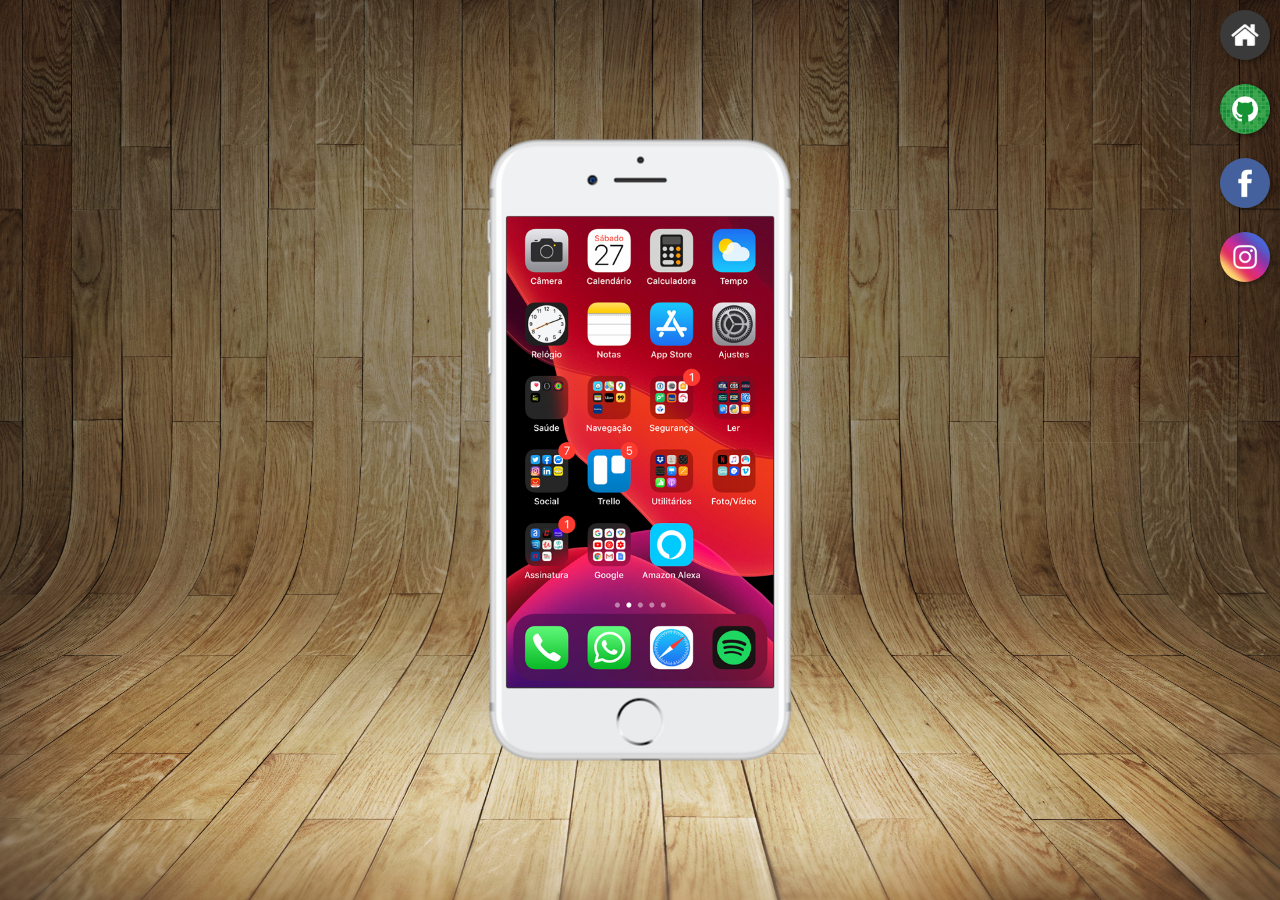
<file: index.html>
<!DOCTYPE html>
<html lang="pt-br">
<head>
    <meta charset="UTF-8">
    <meta name="viewport" content="width=device-width, initial-scale=1.0">
    <link rel="shortcut icon" href="favicon.ico" type="image/x-icon">
    <link rel="stylesheet" href="estilos/style.css">
    <title>Projetos Redes Socias</title>
</head>
<body>
    <main>
        <section id="telefone">
          <iframe src="home.html" name="tela" id="tela" frameborder="0"></iframe>
        </section>
        <section id="redes-sociais">
             <a href="home.html" target="tela" ><img src="imagens/logo-home.jpg" alt="Home"></a> <br>
             <a href="github.html" target="tela"> <img src="imagens/logo-github.jpg" alt="Github"></a> <br>
             <a href="Facebook.html" target="tela"><img src="imagens/logo-facebook.jpg" alt="Facebook"></a> <br>
             <a href="https://www.instagram.com" target="tela"><img src="imagens/logo-instagram.jpg" alt="Instagram"></a>
        </section>   
    </main>
</body>
</html>
</file>
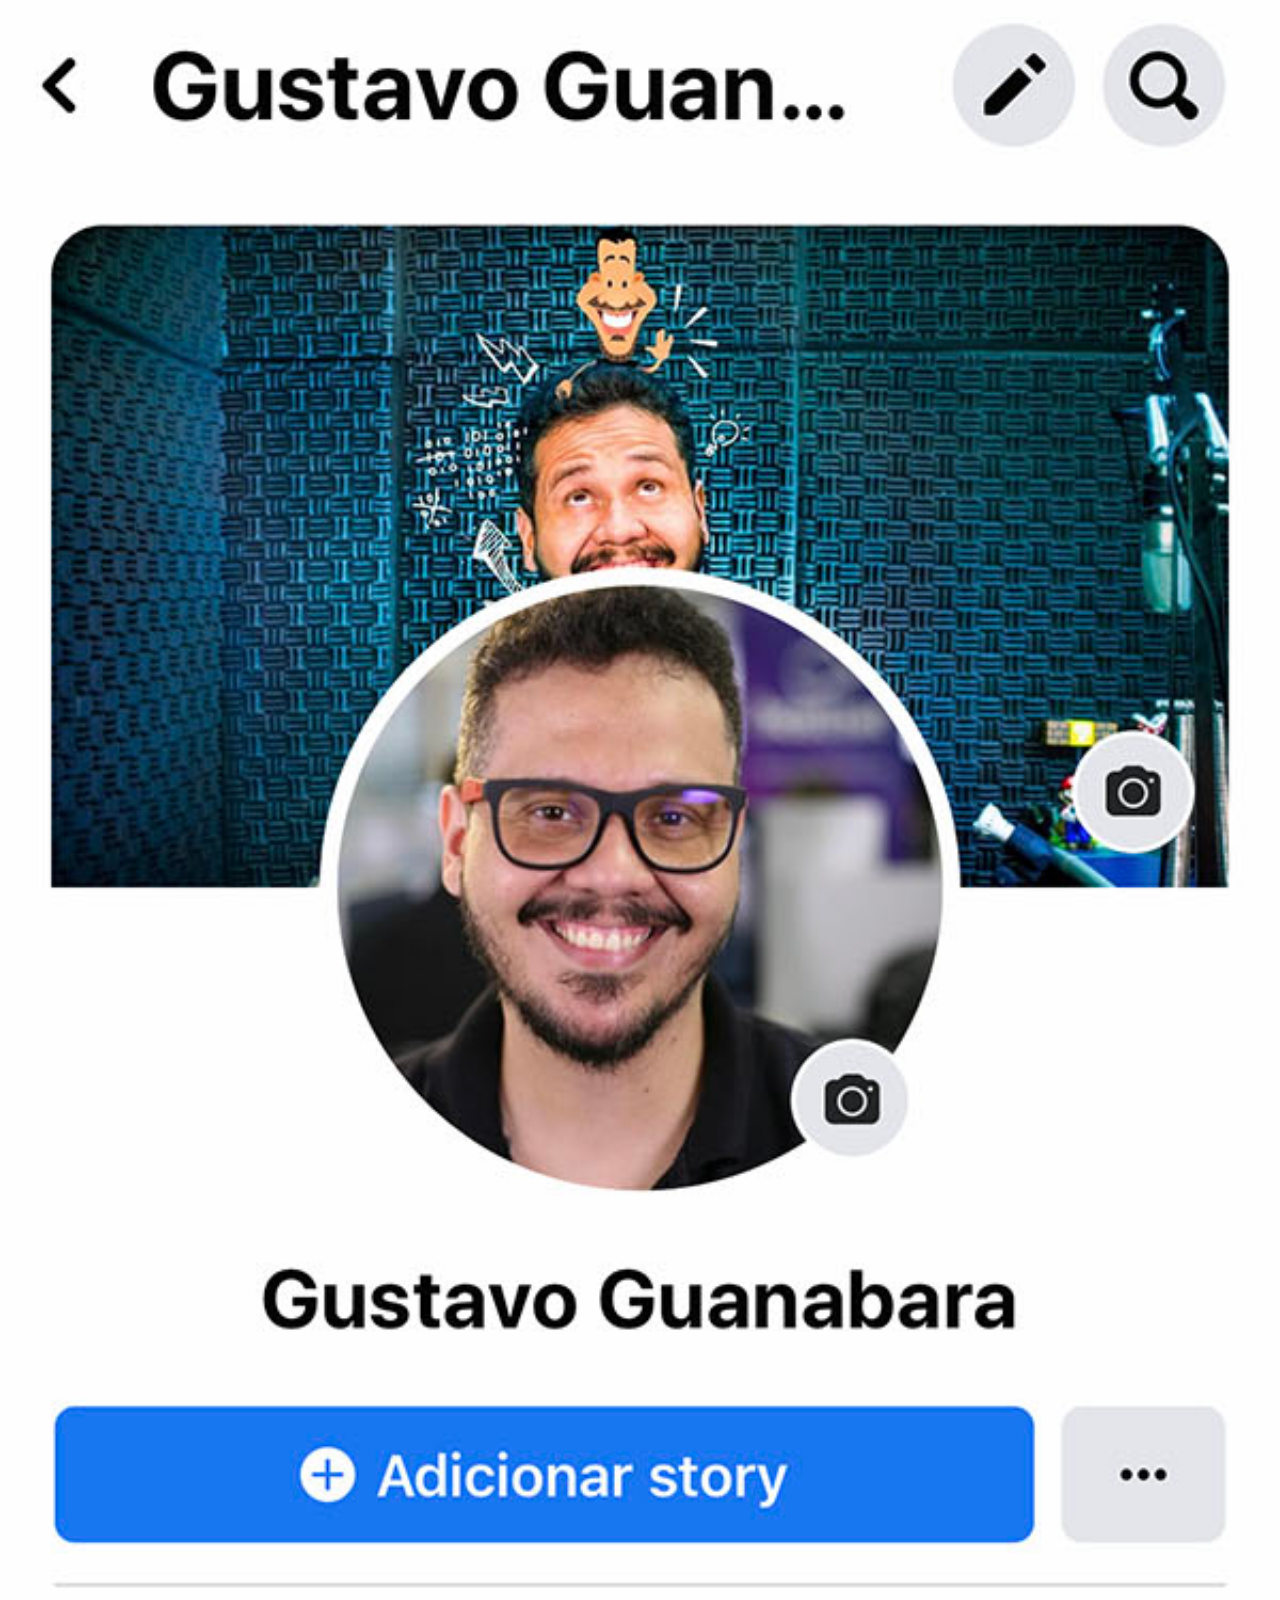
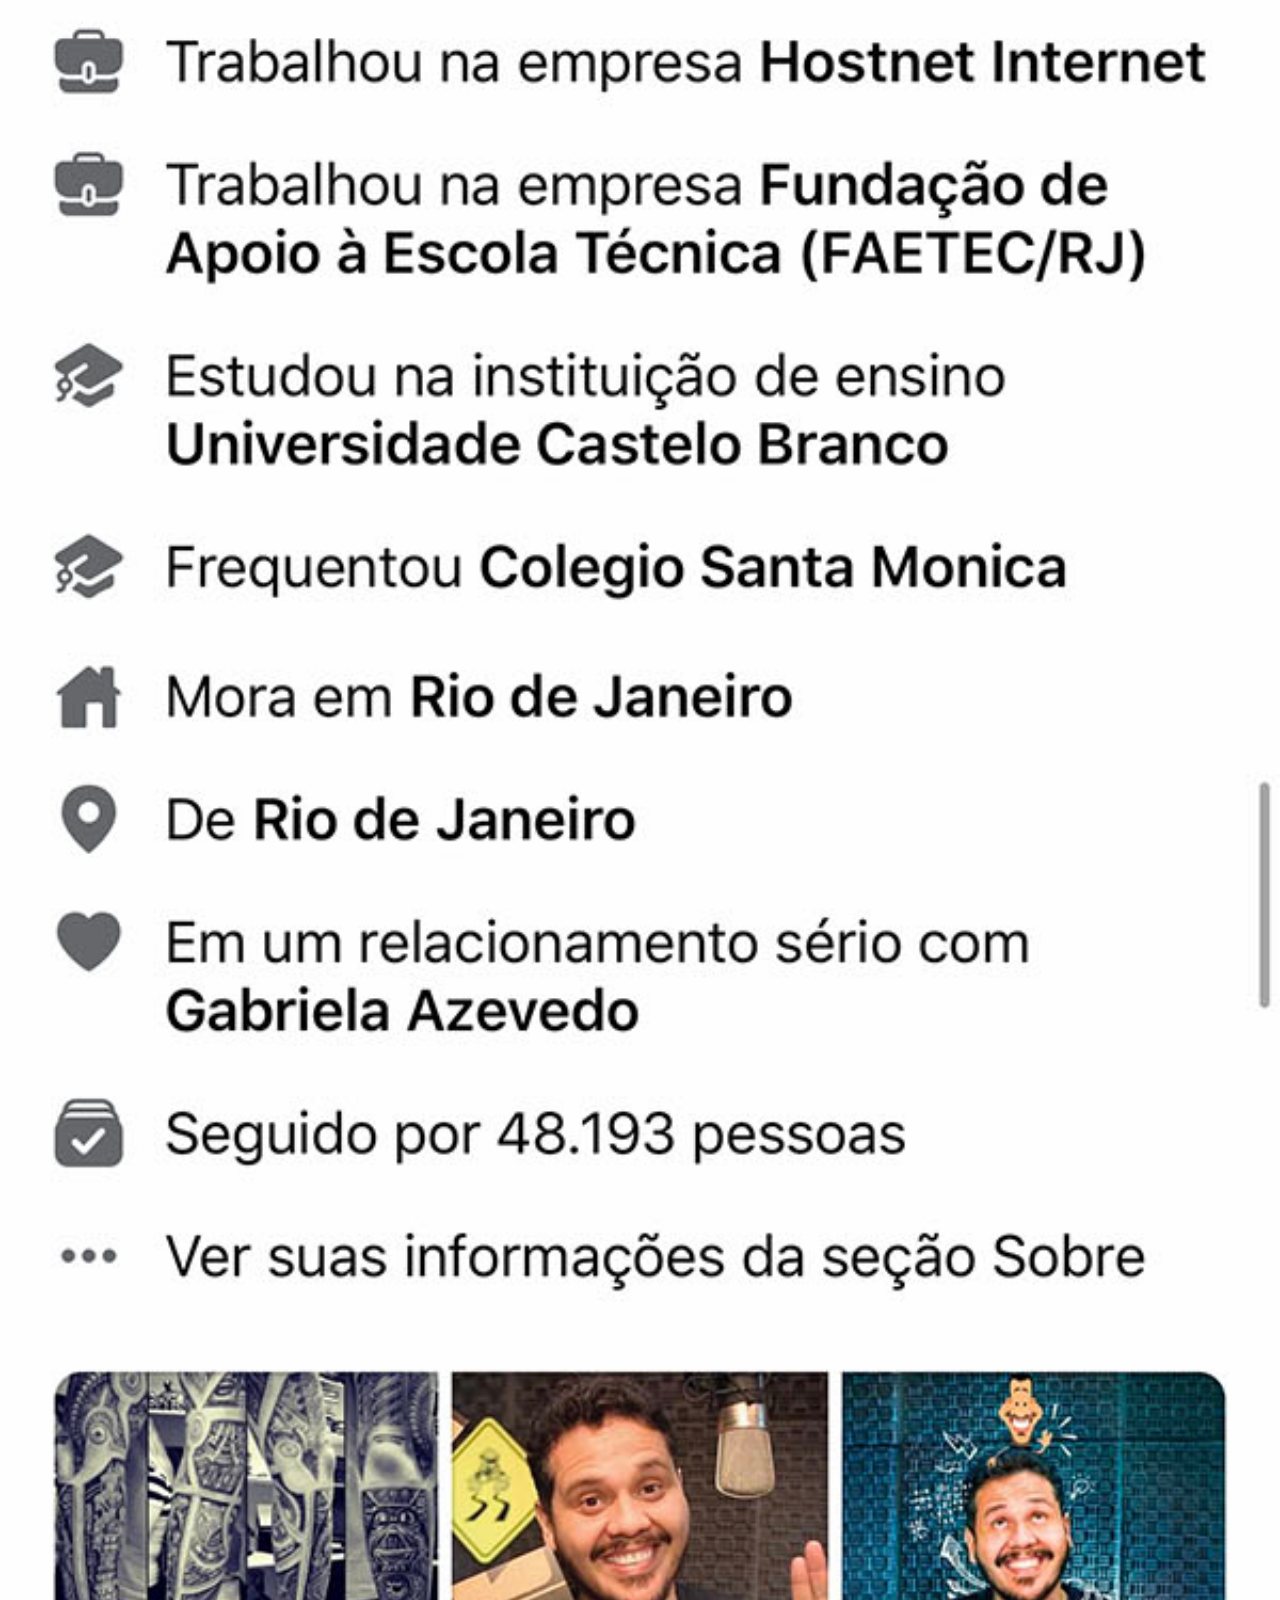
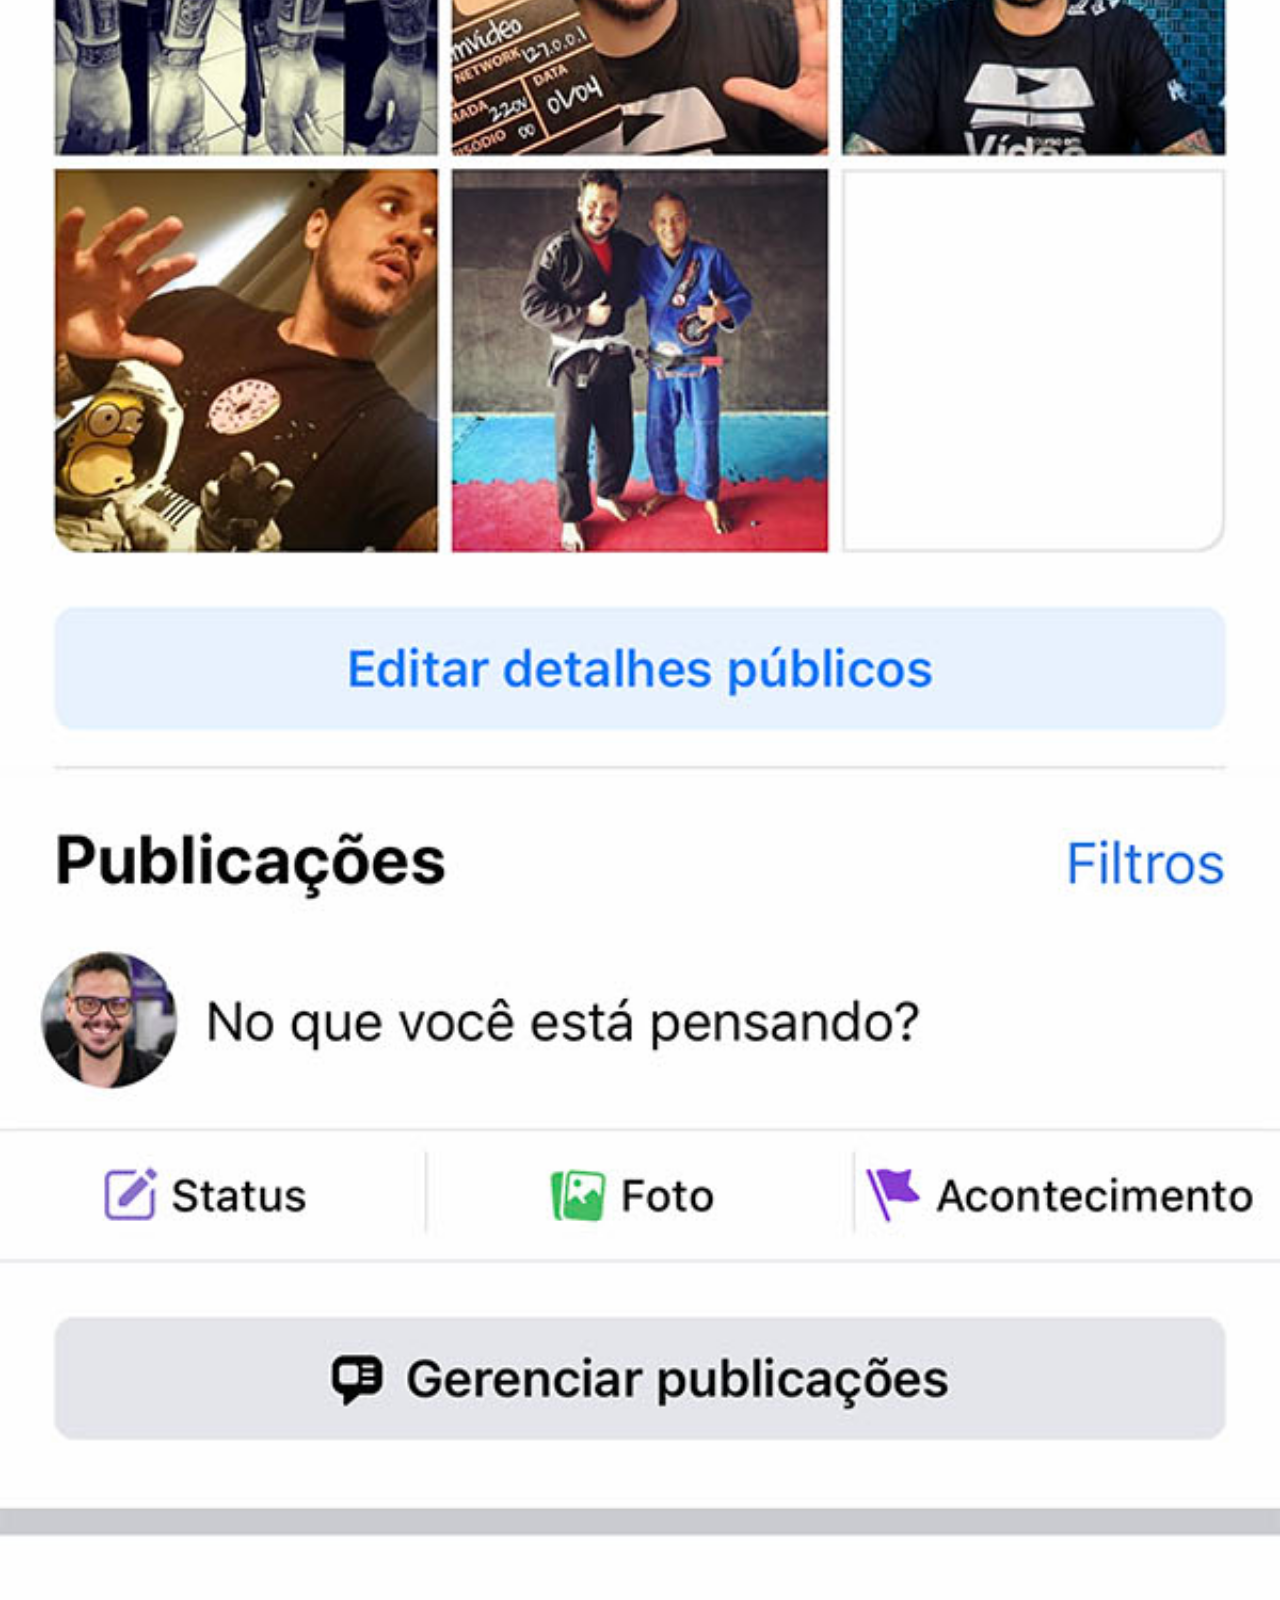
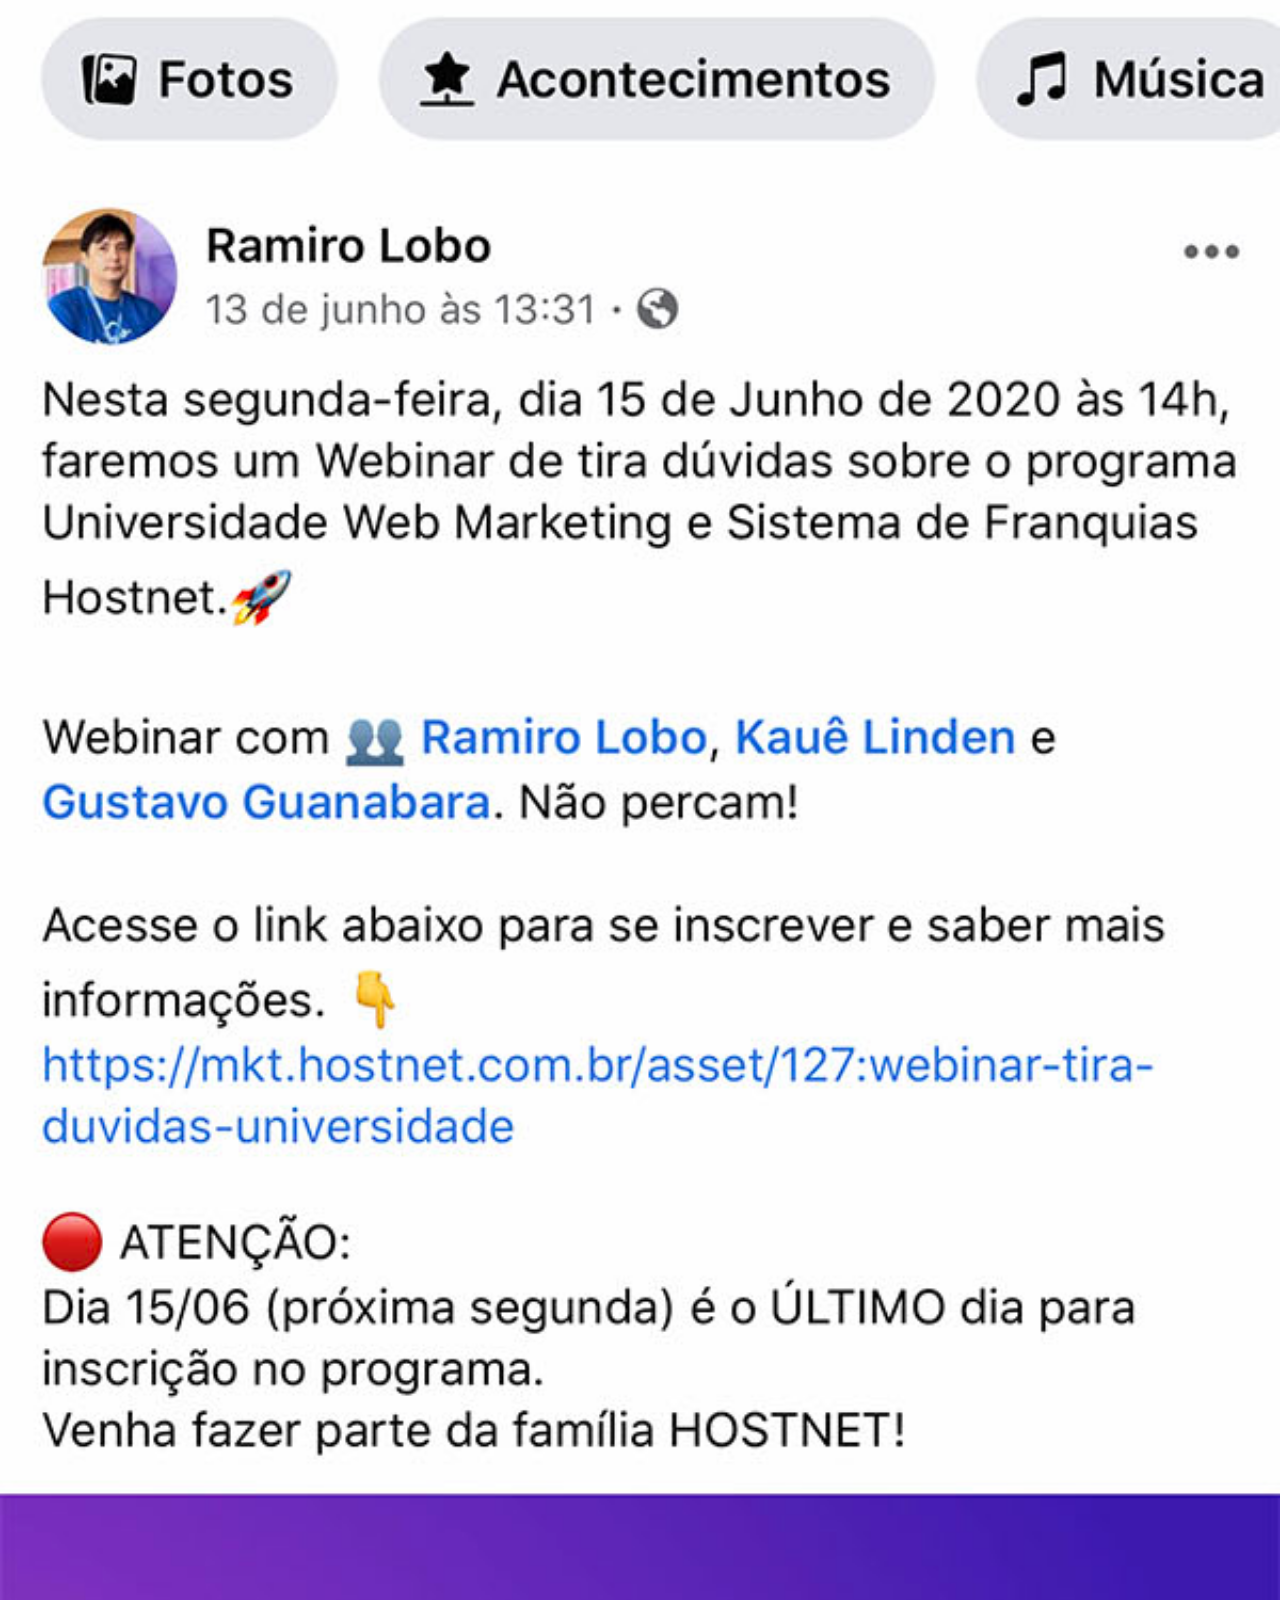
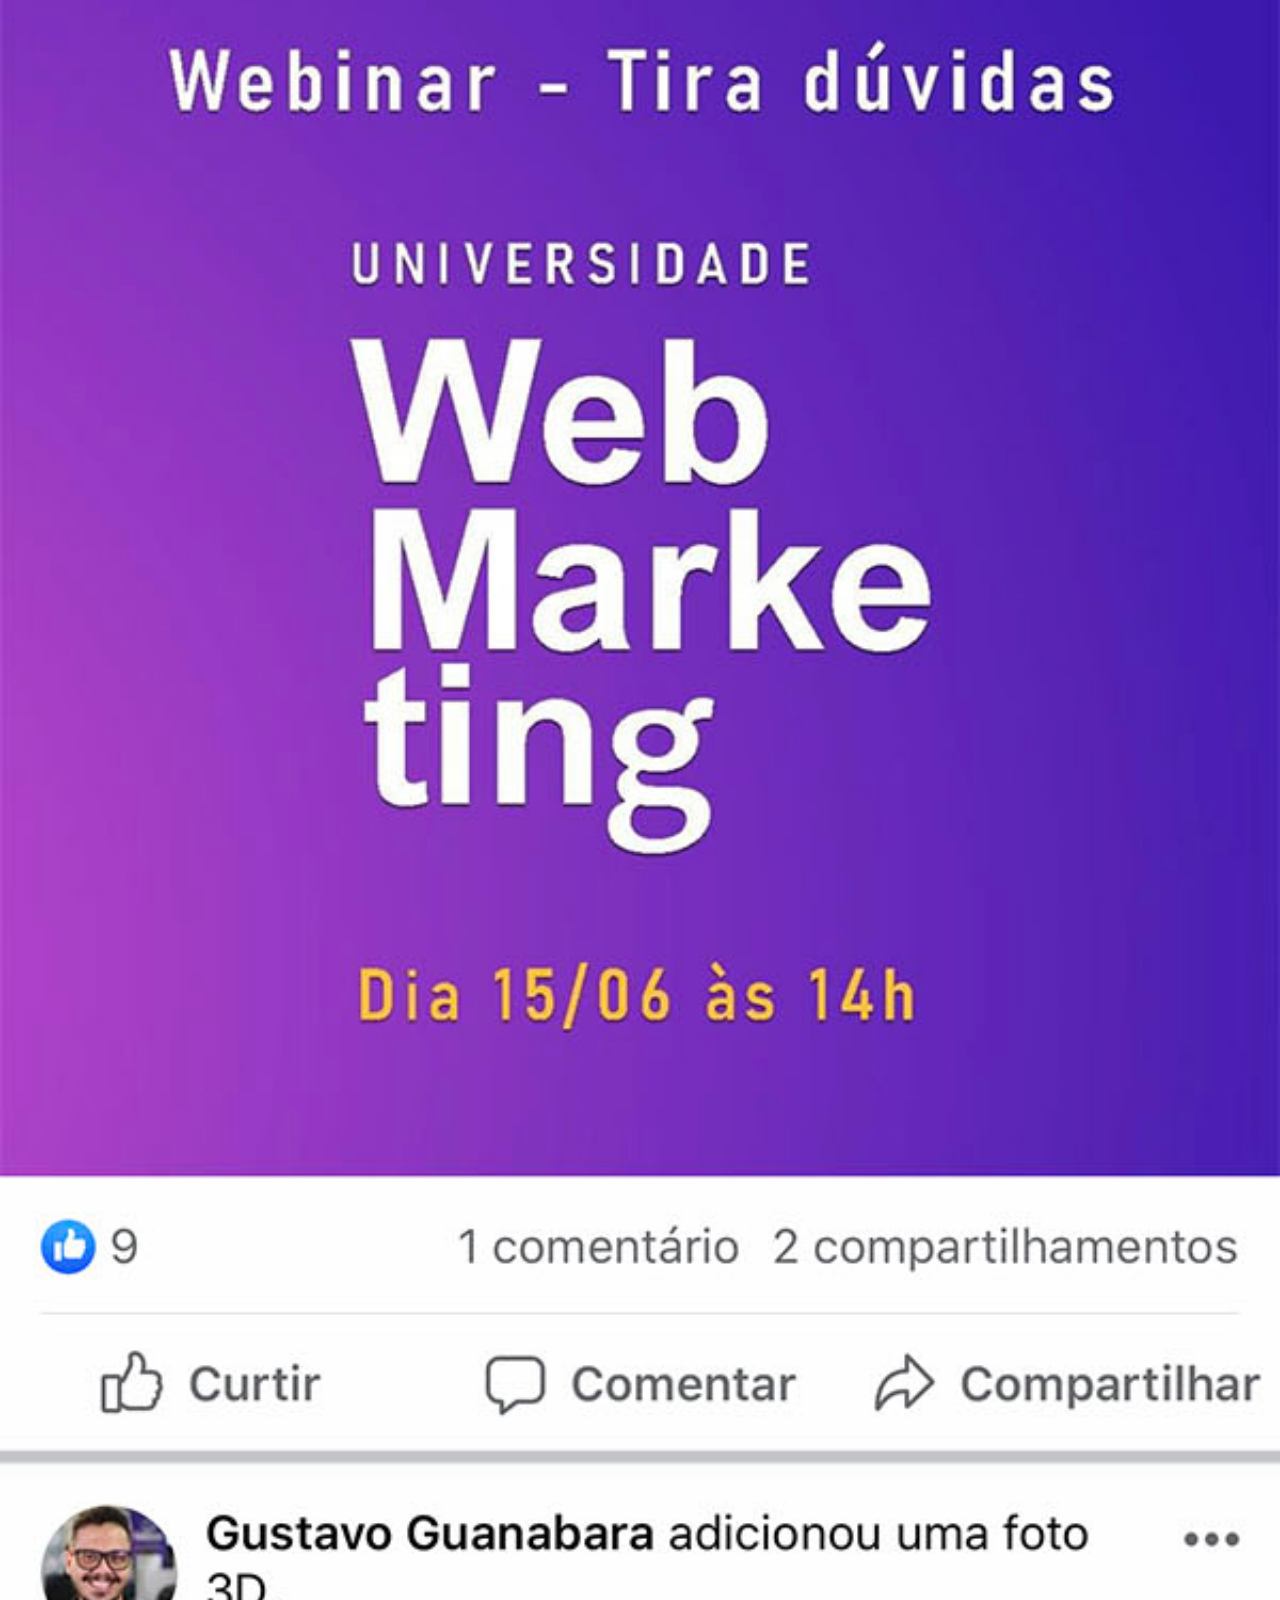
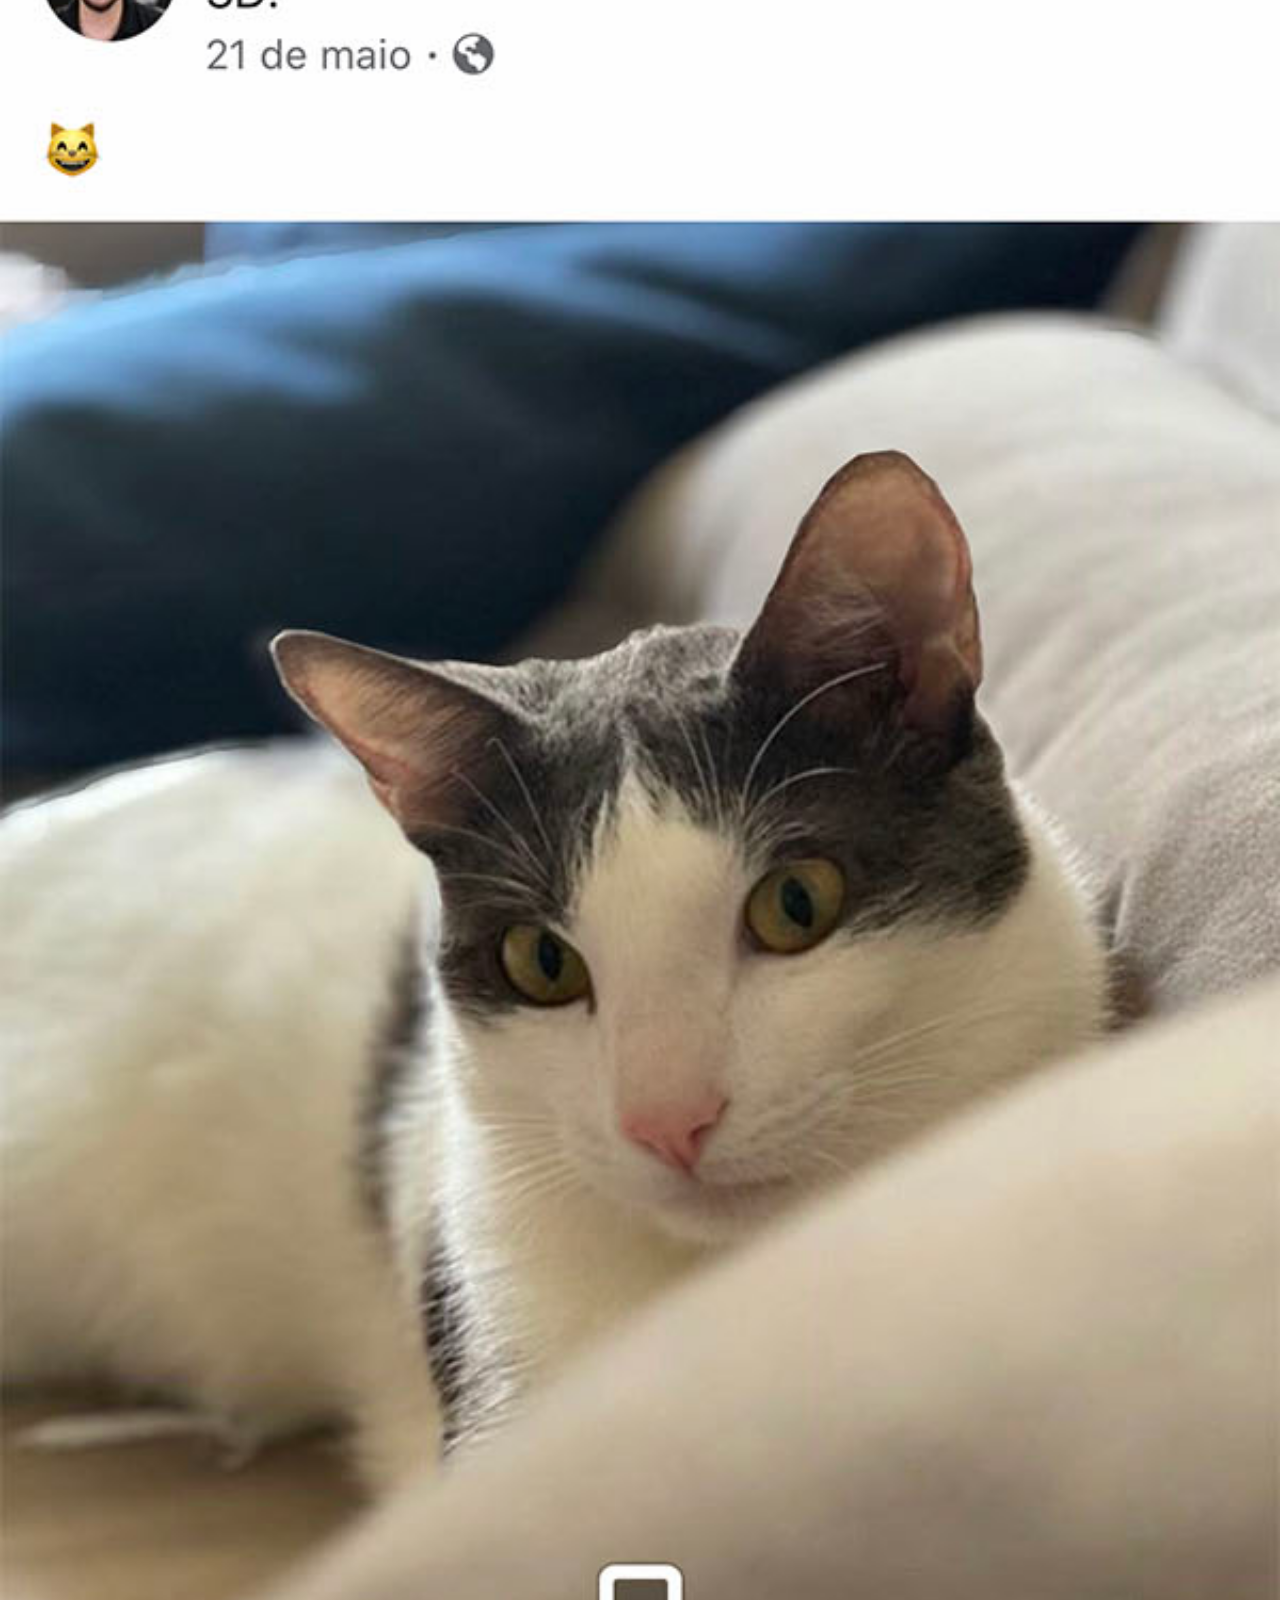
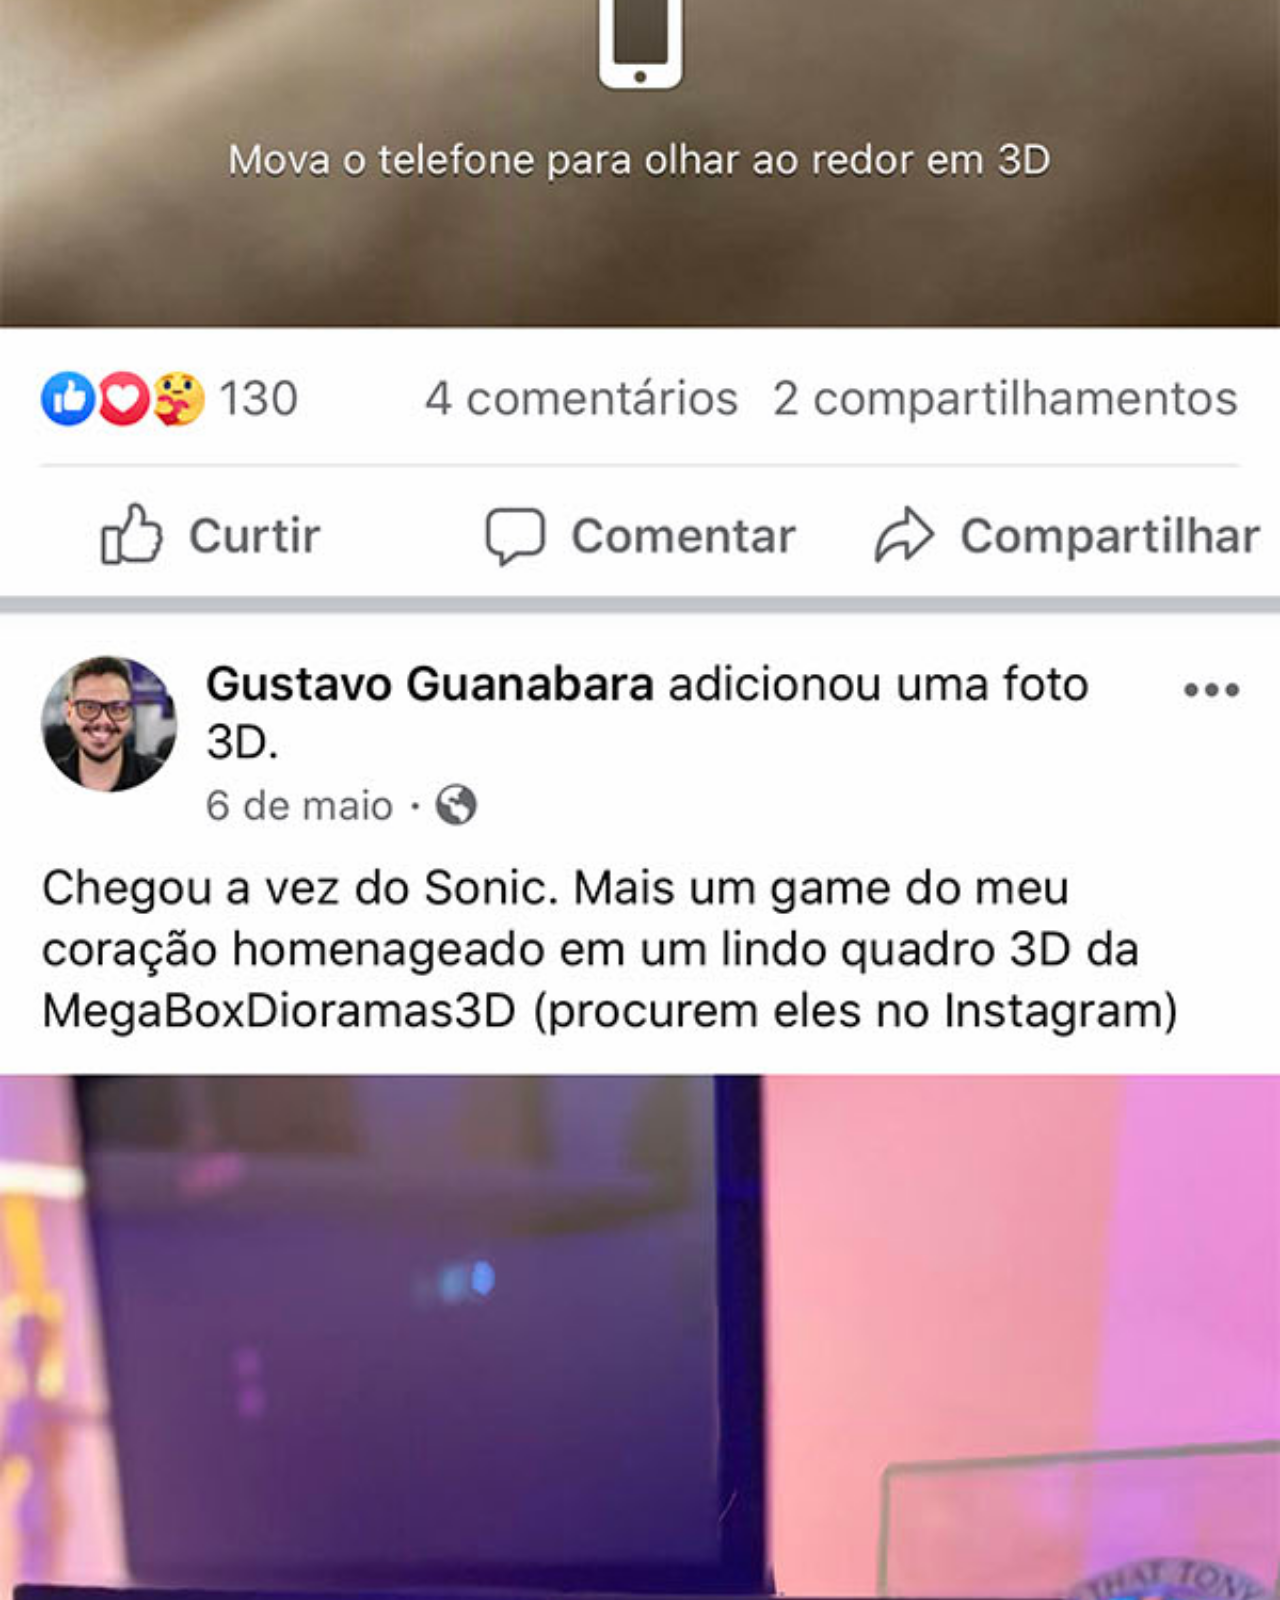
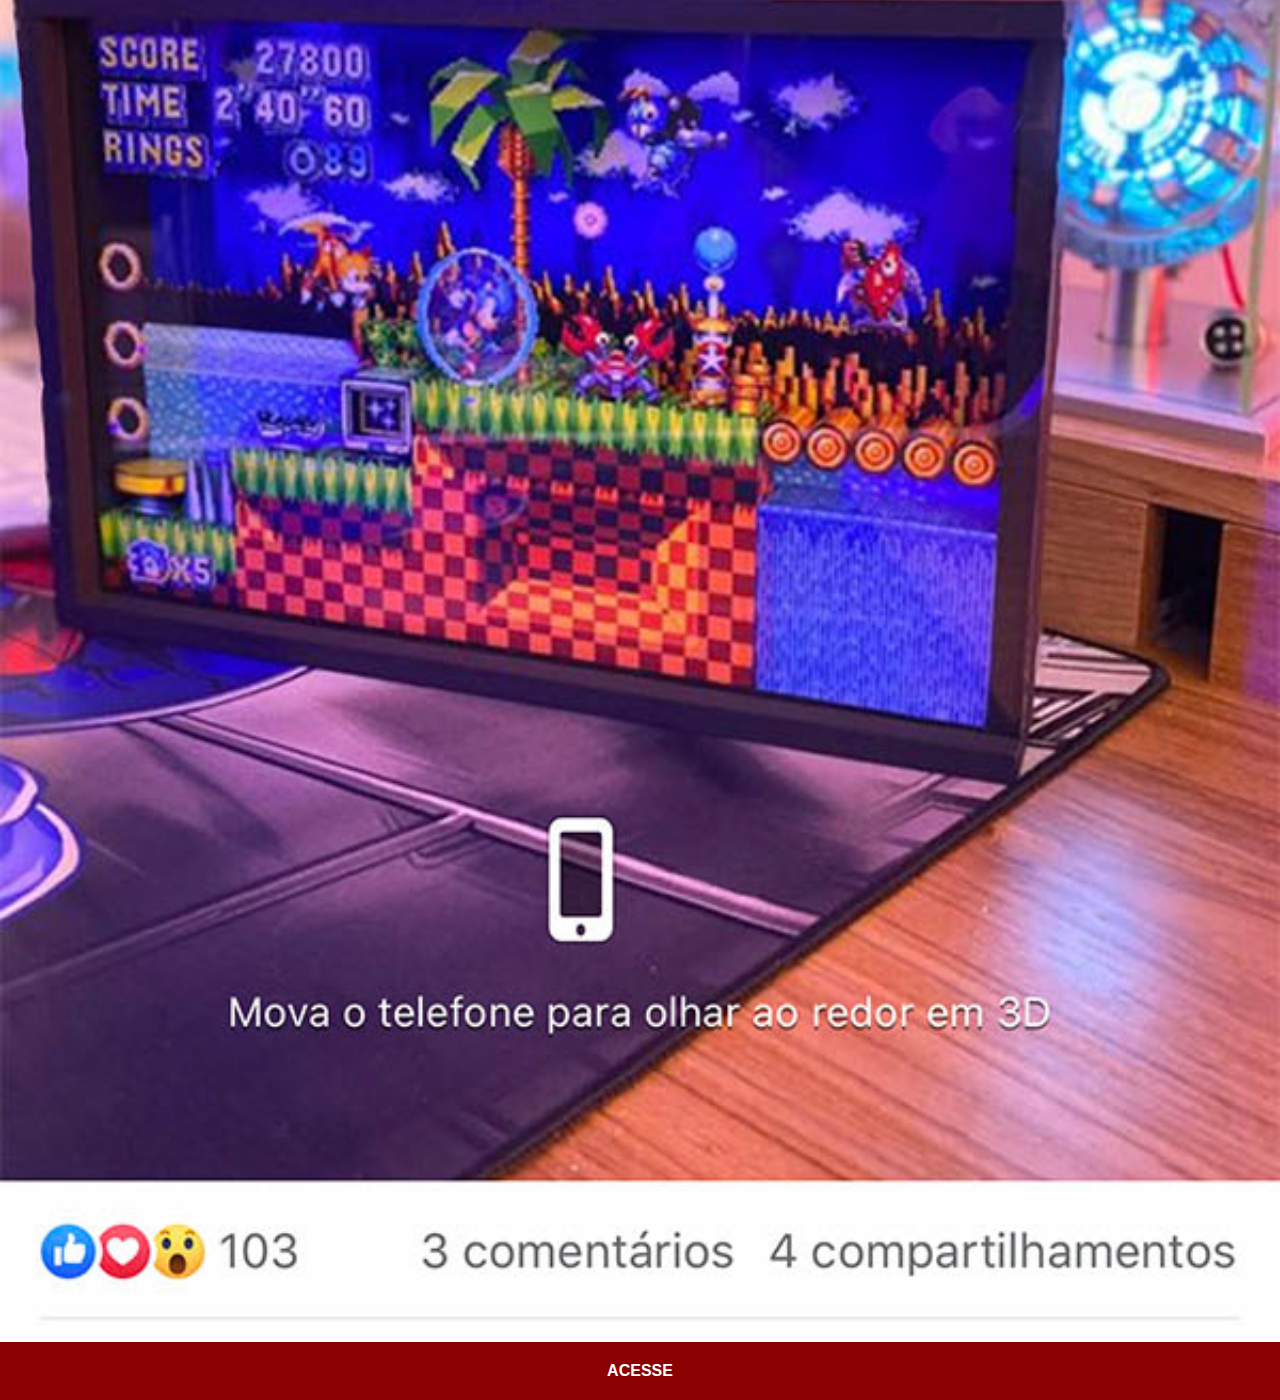
<file: Facebook.html>
<!DOCTYPE html>
<html lang="pt-br">
<head>
    <meta charset="UTF-8">
    <meta name="viewport" content="width=device-width, initial-scale=1.0">
    <title>Facebook</title>
    <link rel="stylesheet" href="estilos/social.css">
</head>
<body>
    <img src="imagens/tela-facebook.jpg" alt="Facebook">
    <a href="https://www.facebook.com/?_rdr" target="_blank">ACESSE</a>
</body>
</html>
</file>
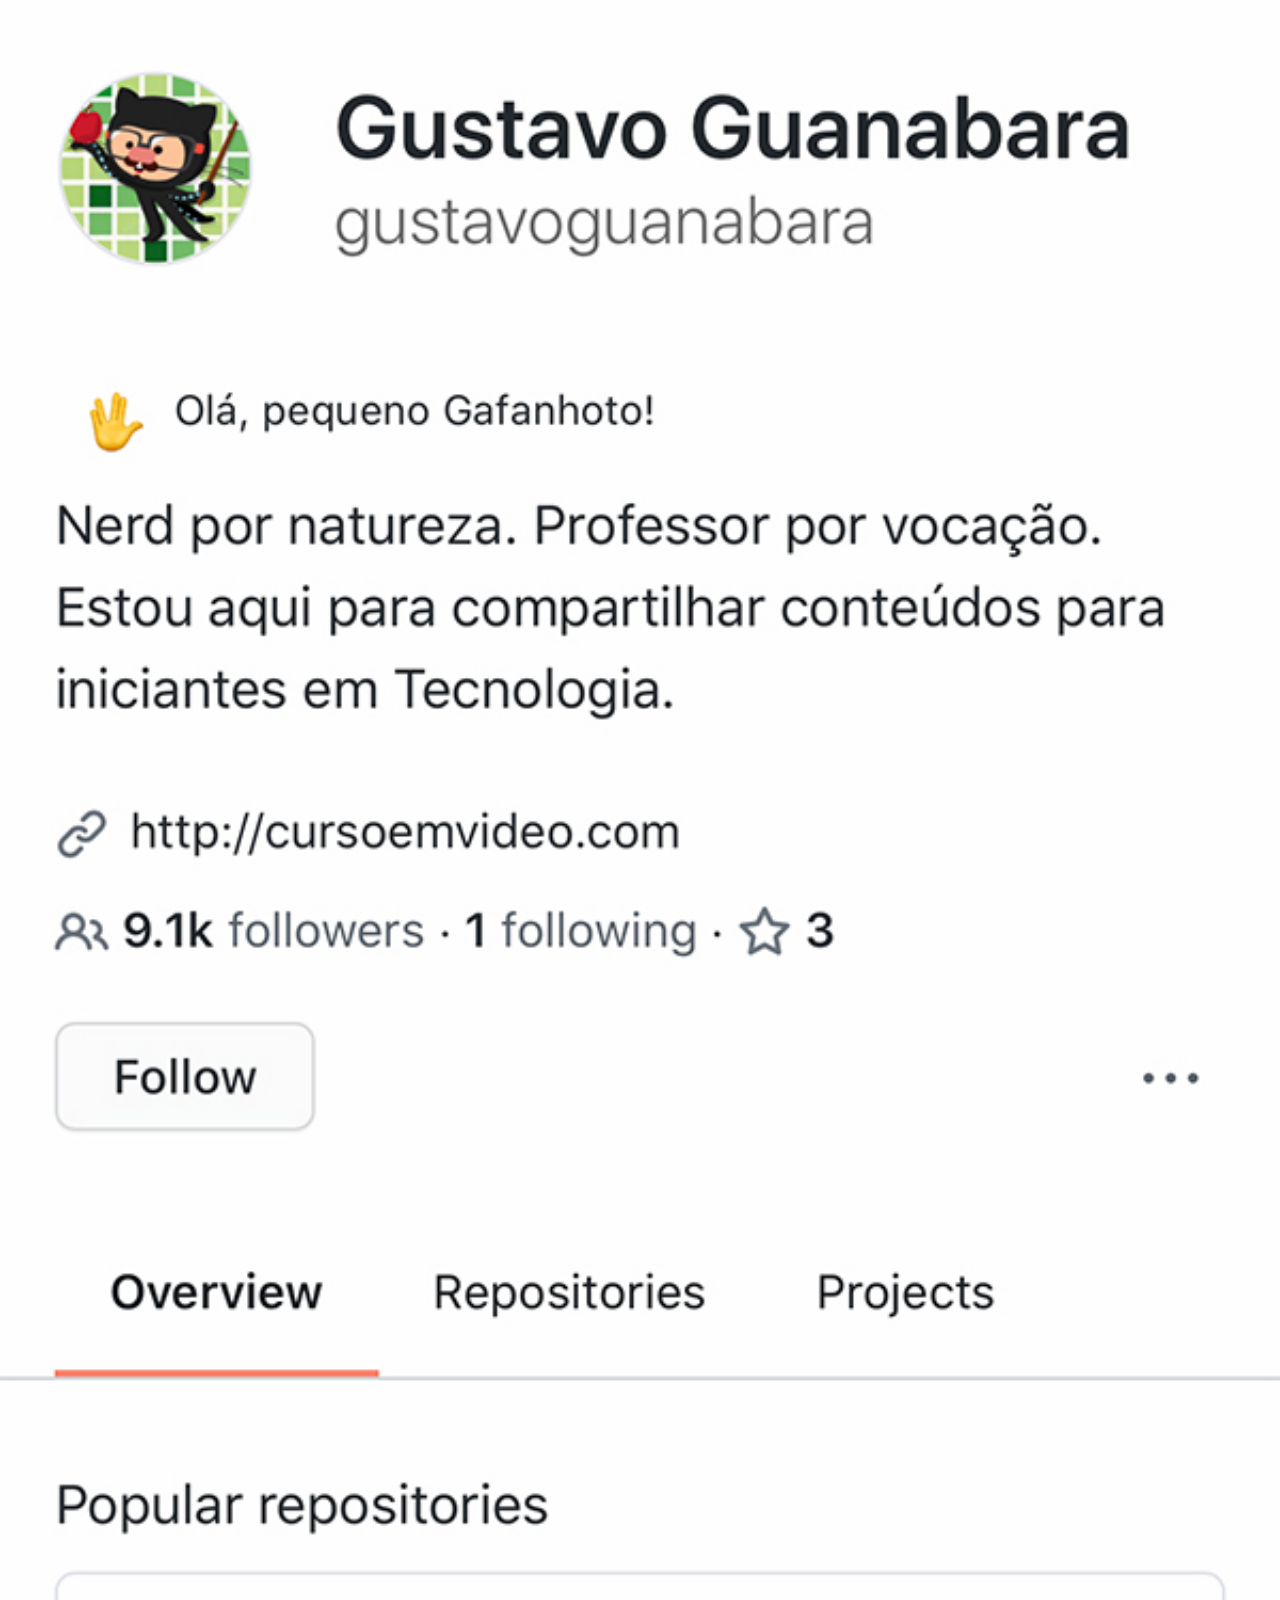
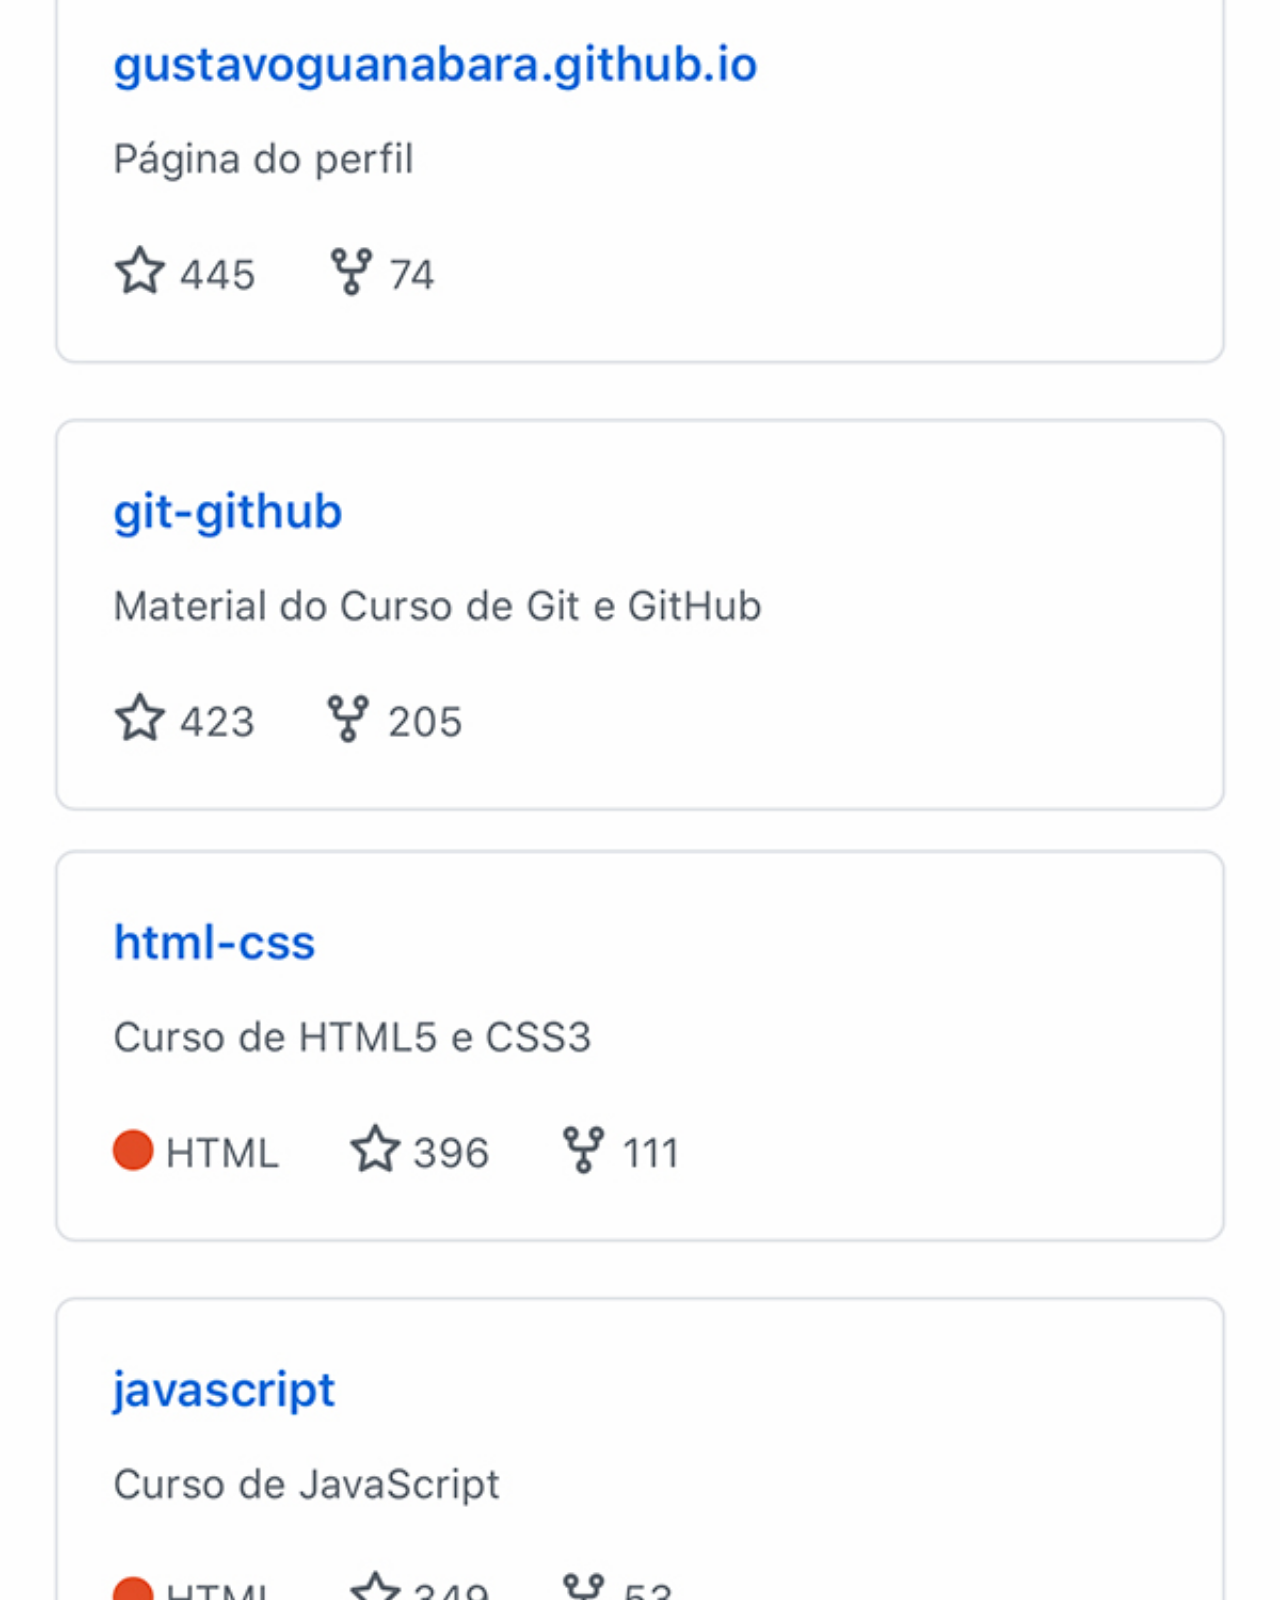
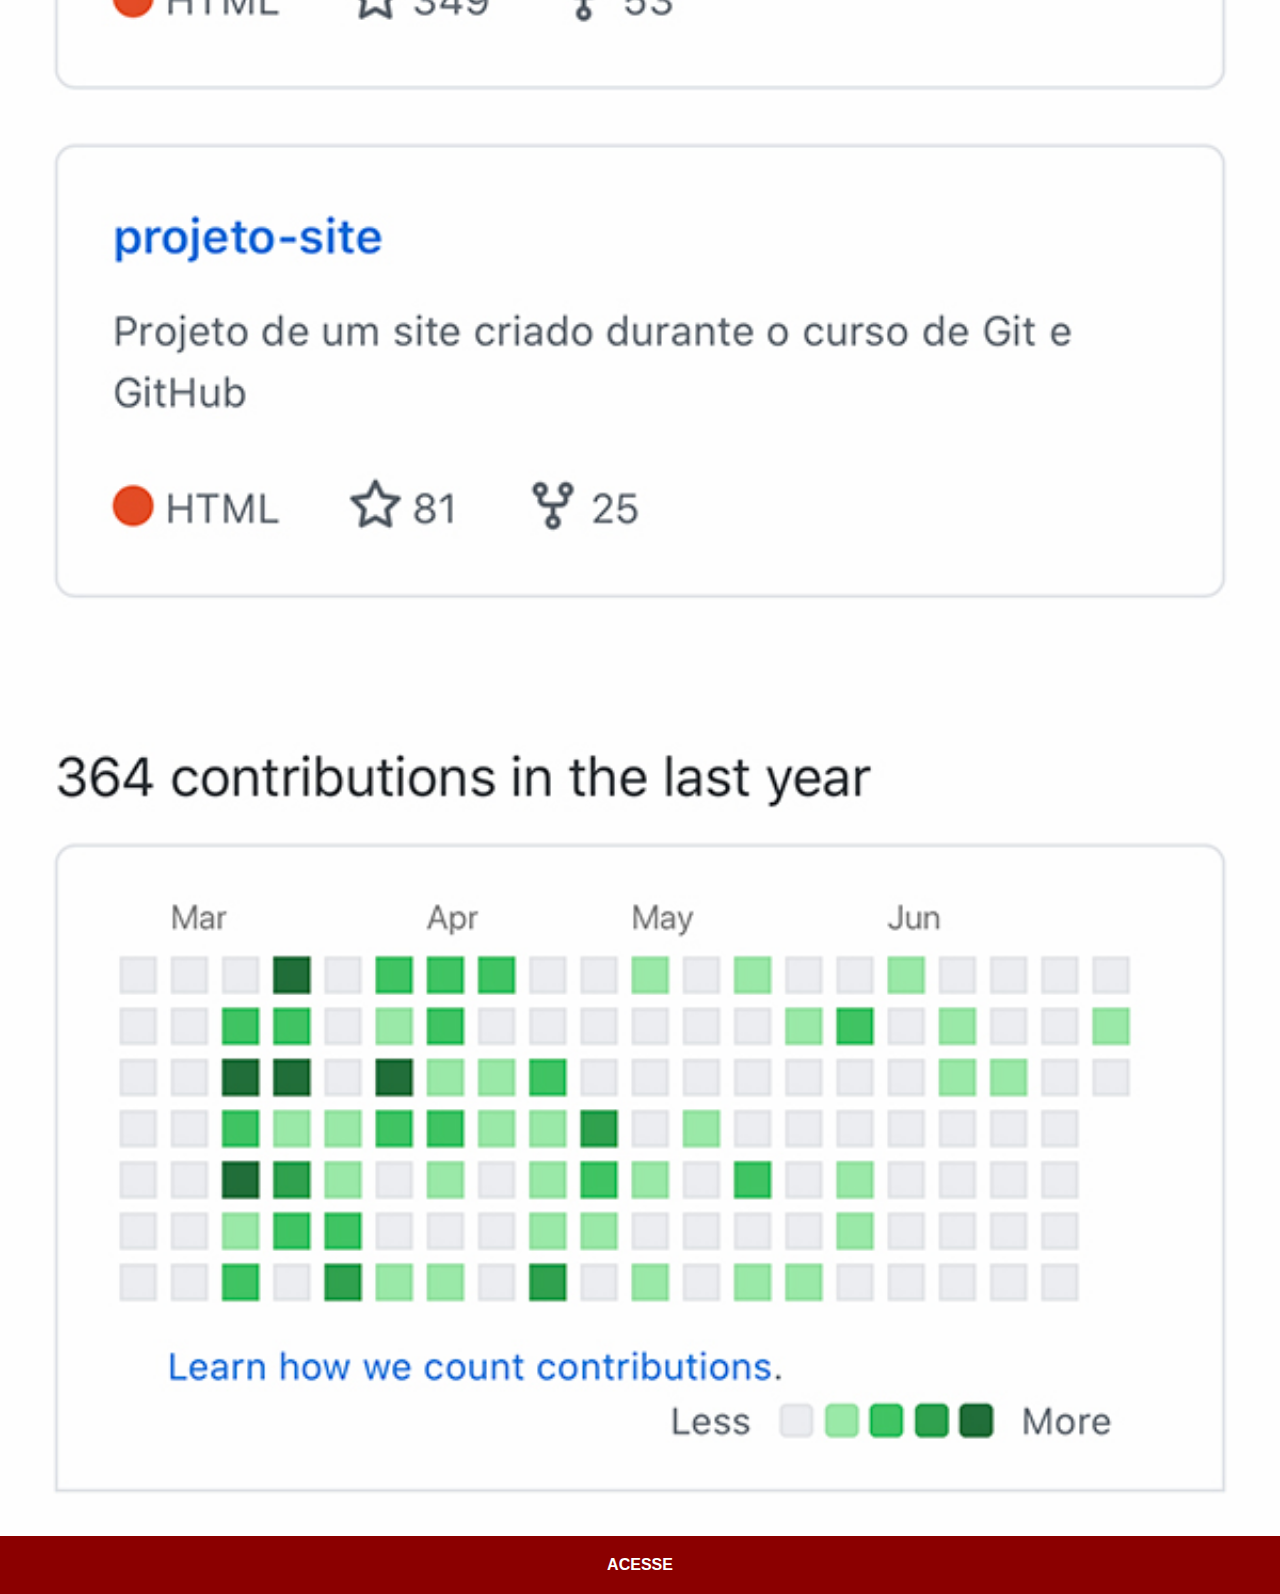
<file: github.html>
<!DOCTYPE html>
<html lang="pt-br">
<head>
    <meta charset="UTF-8">
    <meta name="viewport" content="width=device-width, initial-scale=1.0">
    <title>Github</title>
   <link rel="stylesheet" href="estilos/social.css">
</head>
<body>
    <img src="imagens/tela-github.jpg" alt="Github">
    <a href="https://github.com/ZxJao" target="_blank">ACESSE</a>
</body>
</html>
</file>
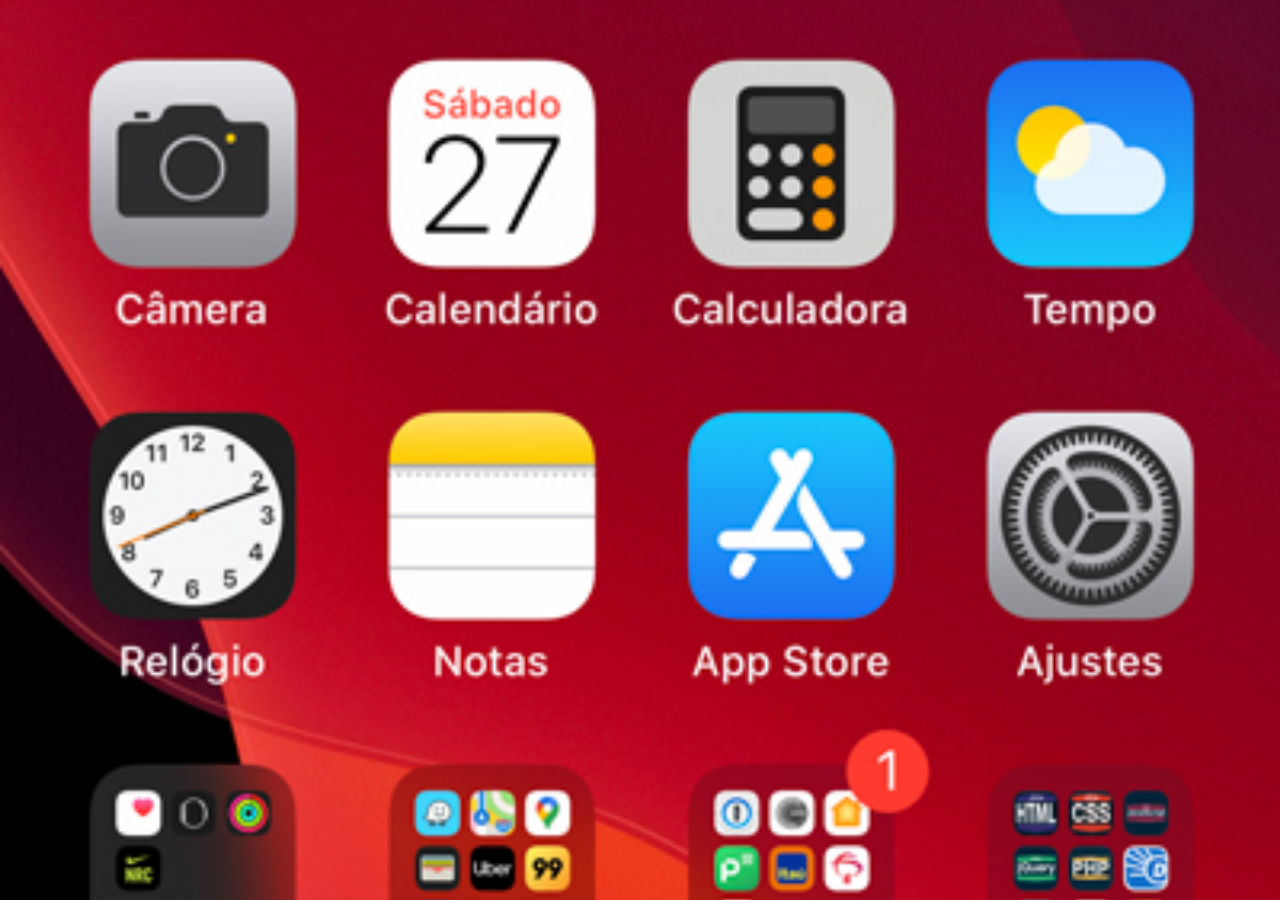
<file: home.html>
<!DOCTYPE html>
<html lang="pt-br">
<head>
    <meta charset="UTF-8">
    <meta name="viewport" content="width=device-width, initial-scale=1.0">
    <title>home</title>
</head>
<style>
    * {
        margin: 0px;
        padding: 0px;

        body {
            width: 100vw;
            height: 100vh;
            background: black url('imagens/tela-home.jpg') no-repeat top center;
            background-size: cover;
        }
    }
</style>
<body>
    
</body>
</html>
</file>
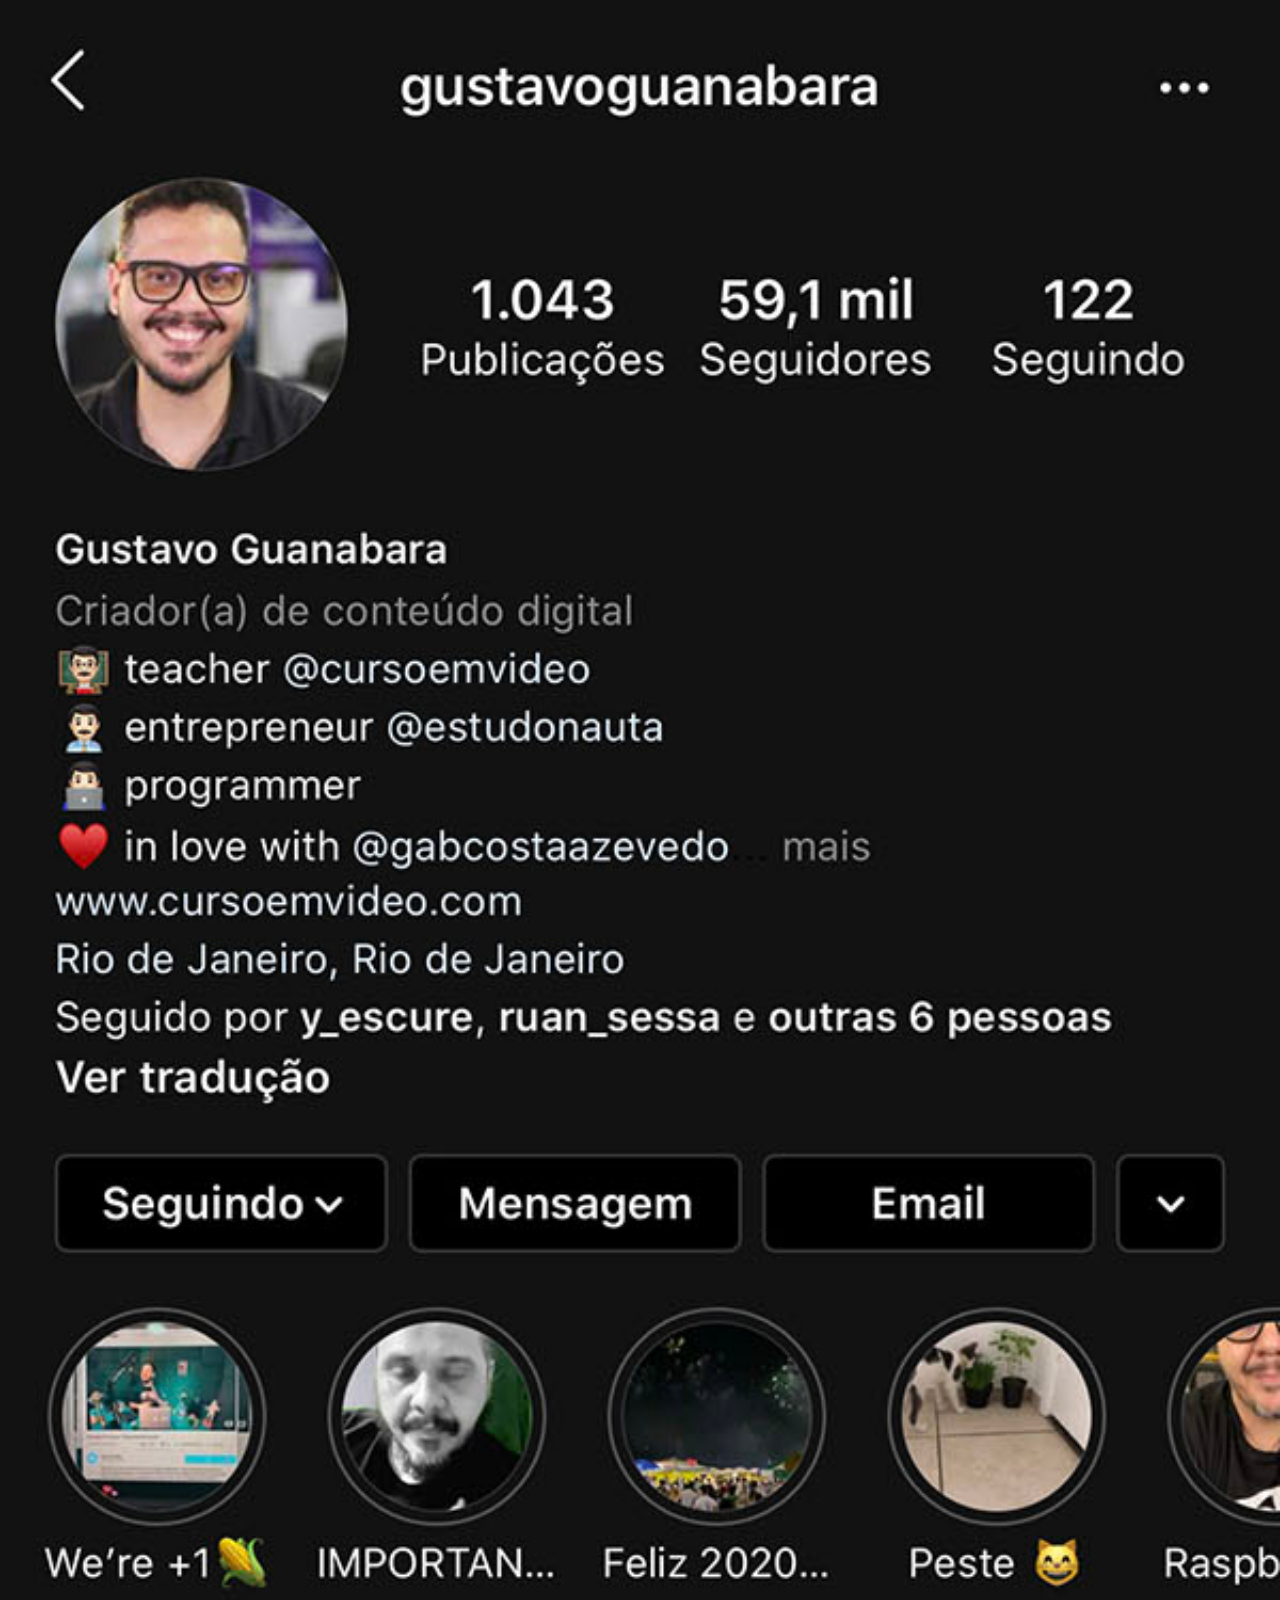
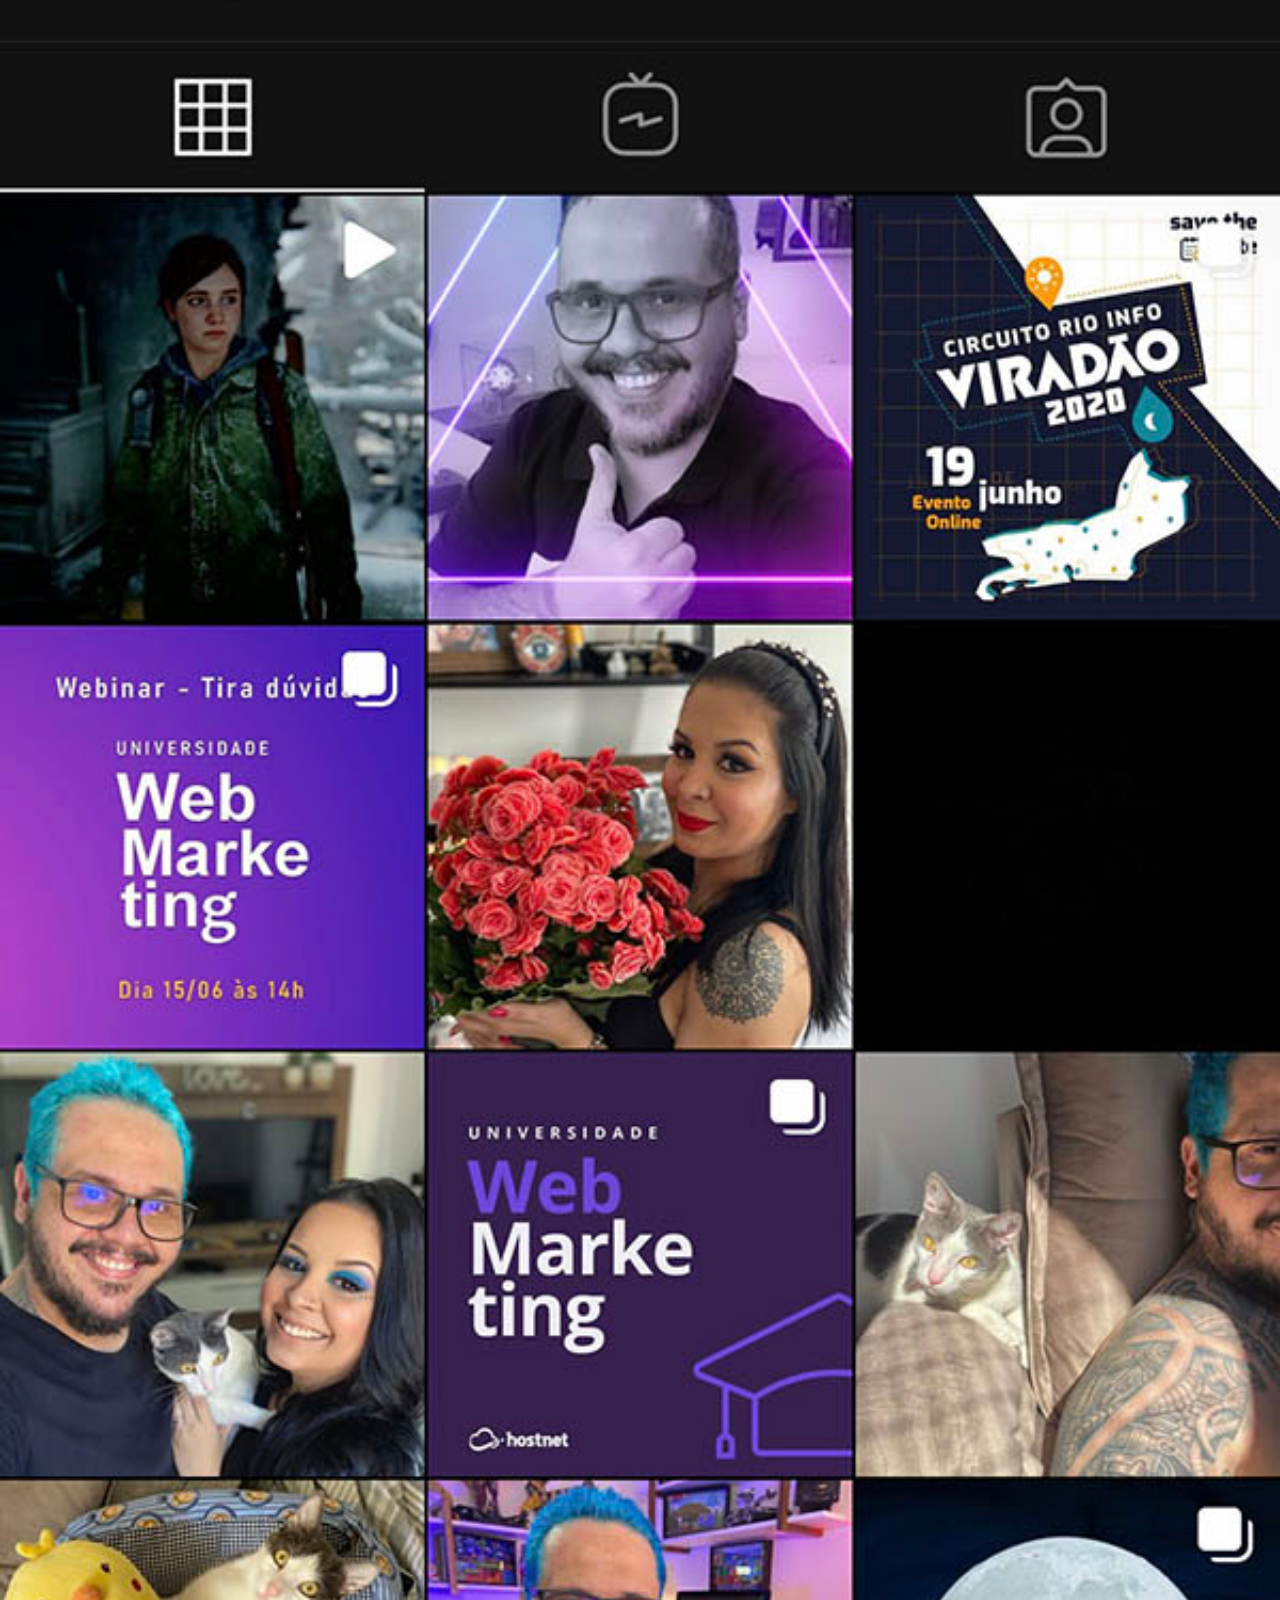
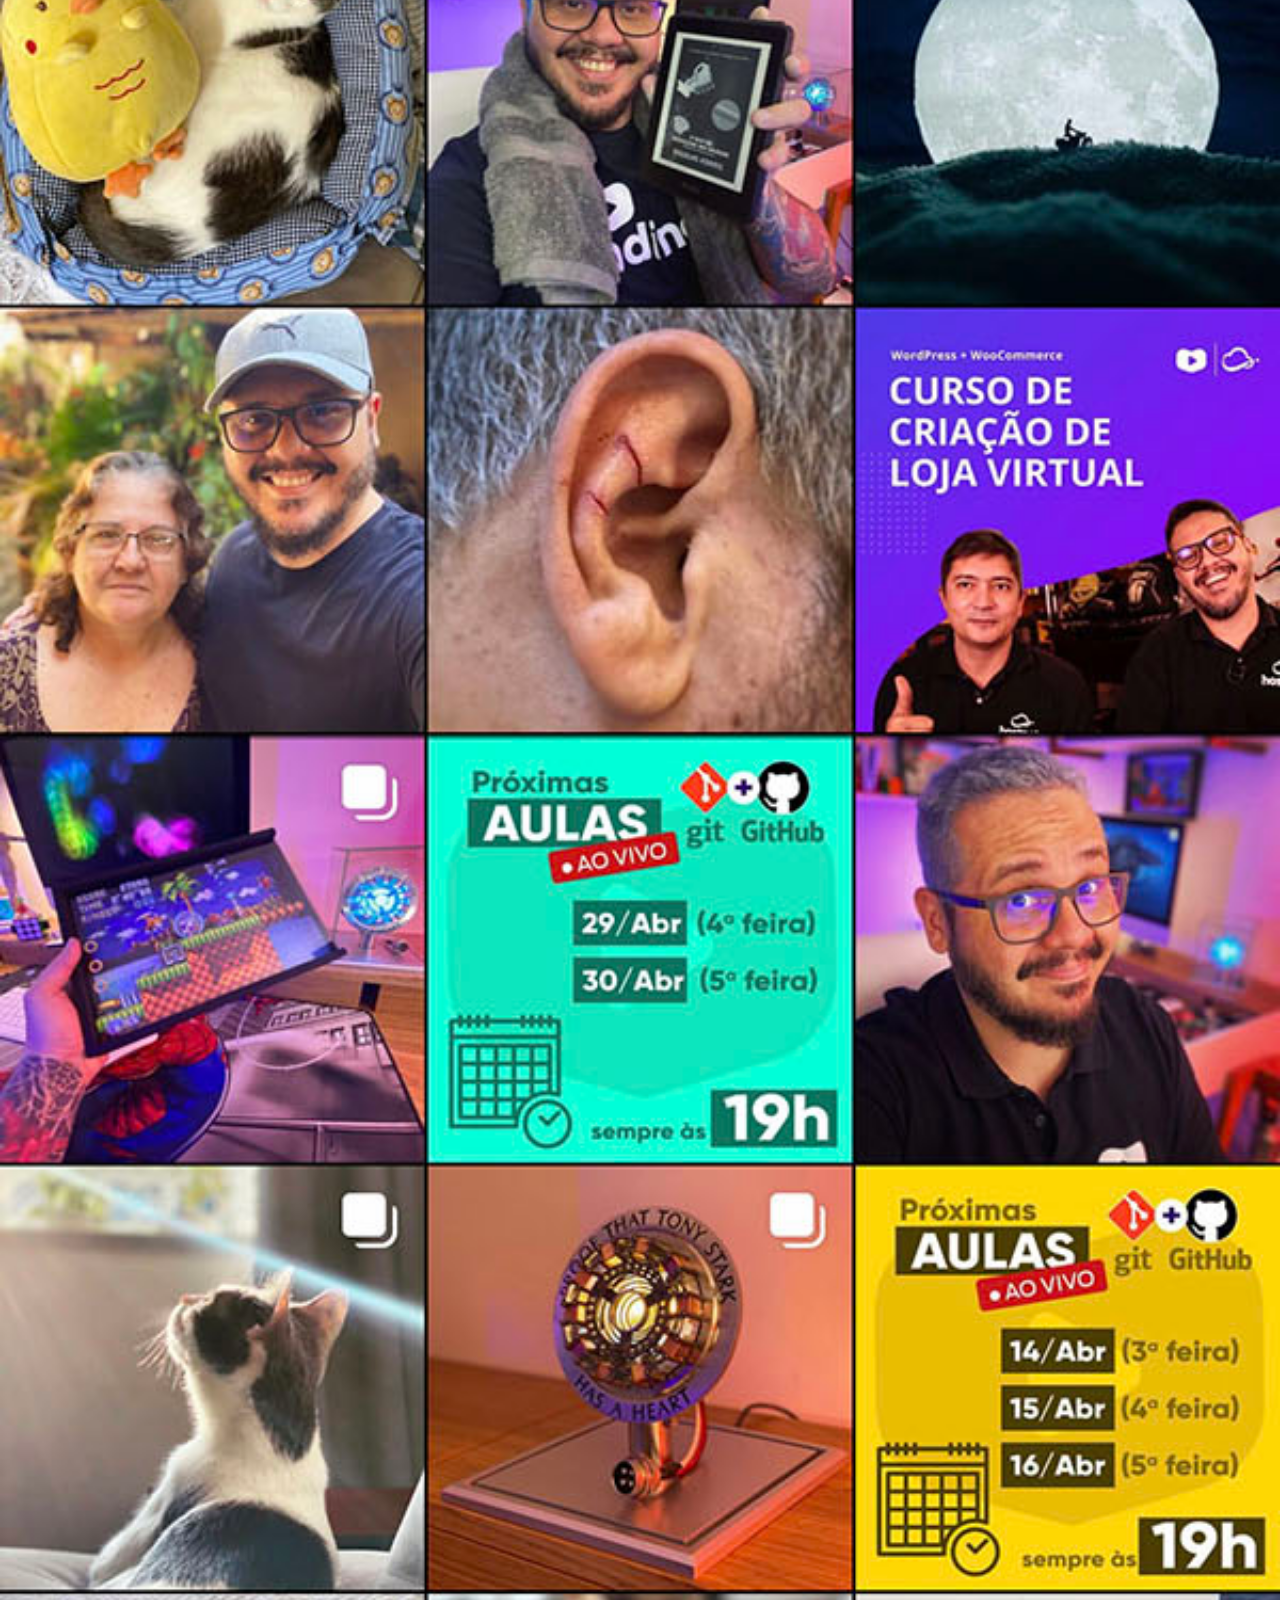
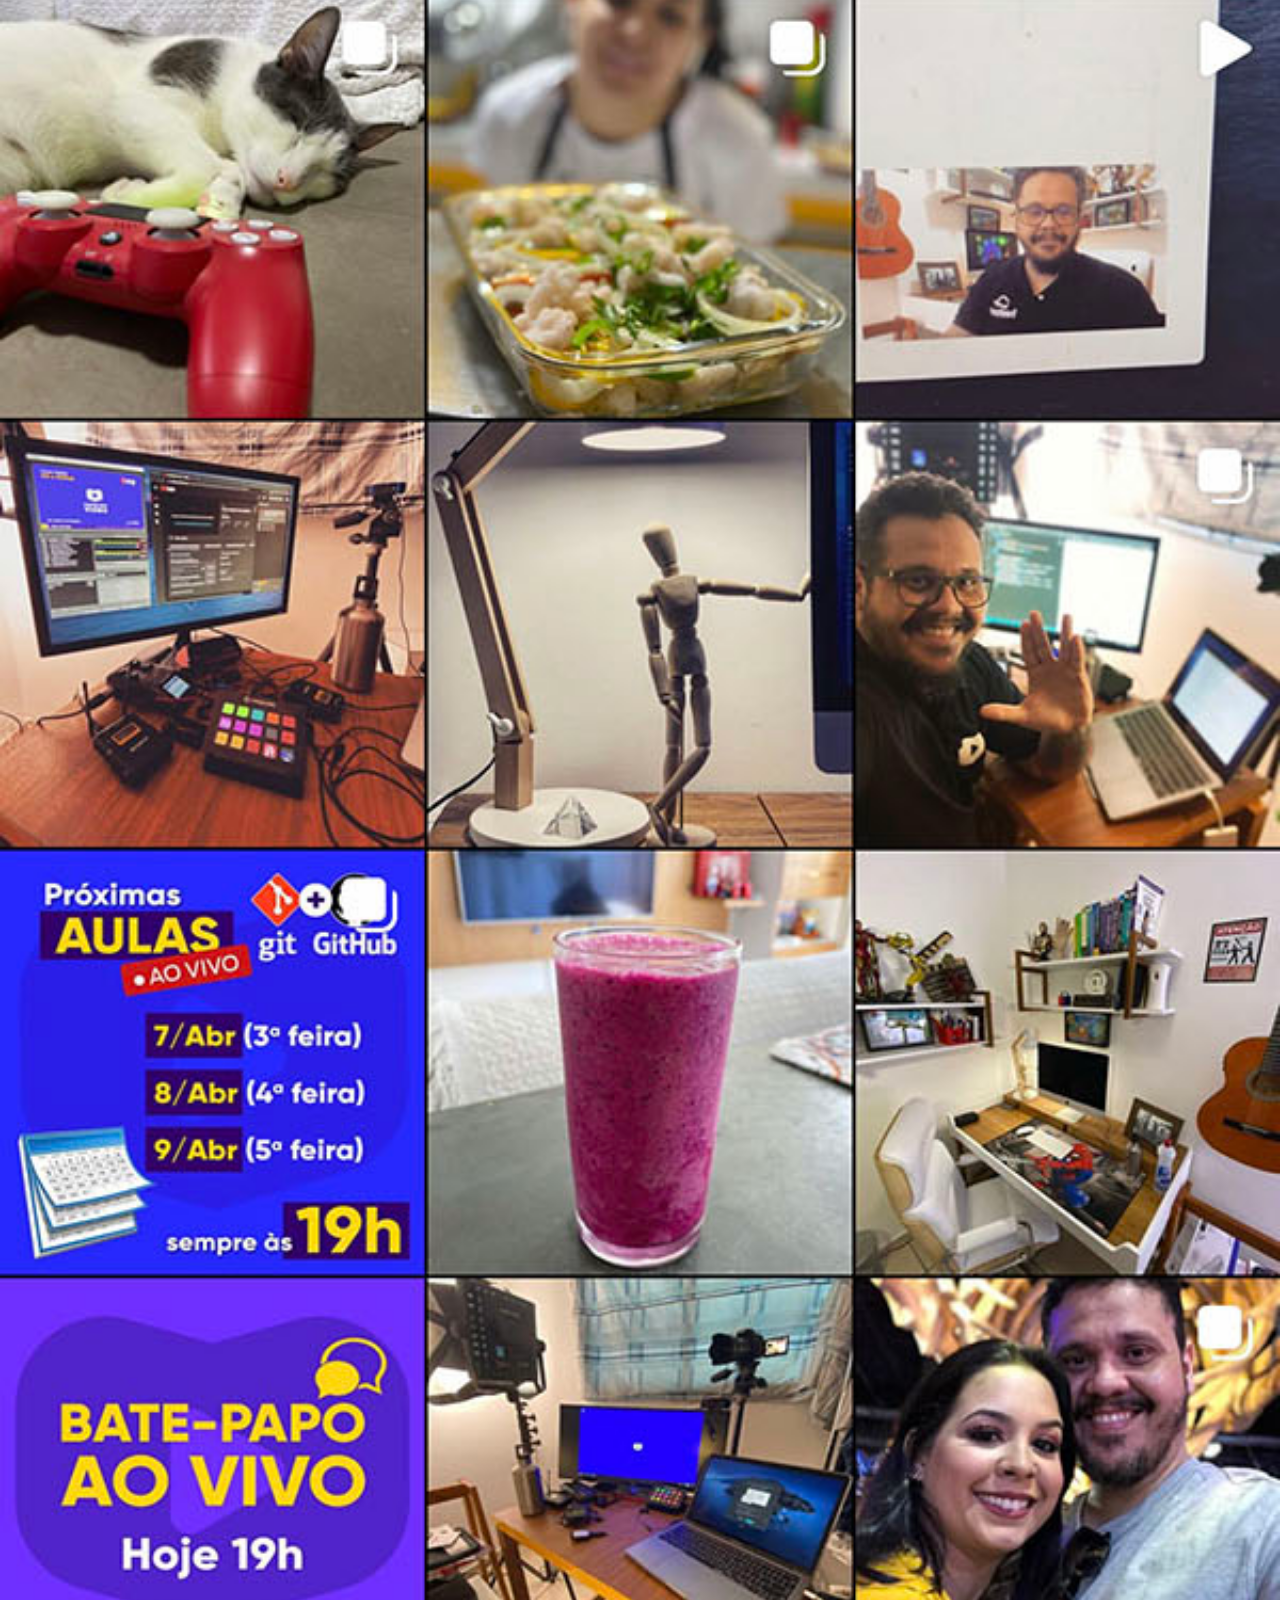
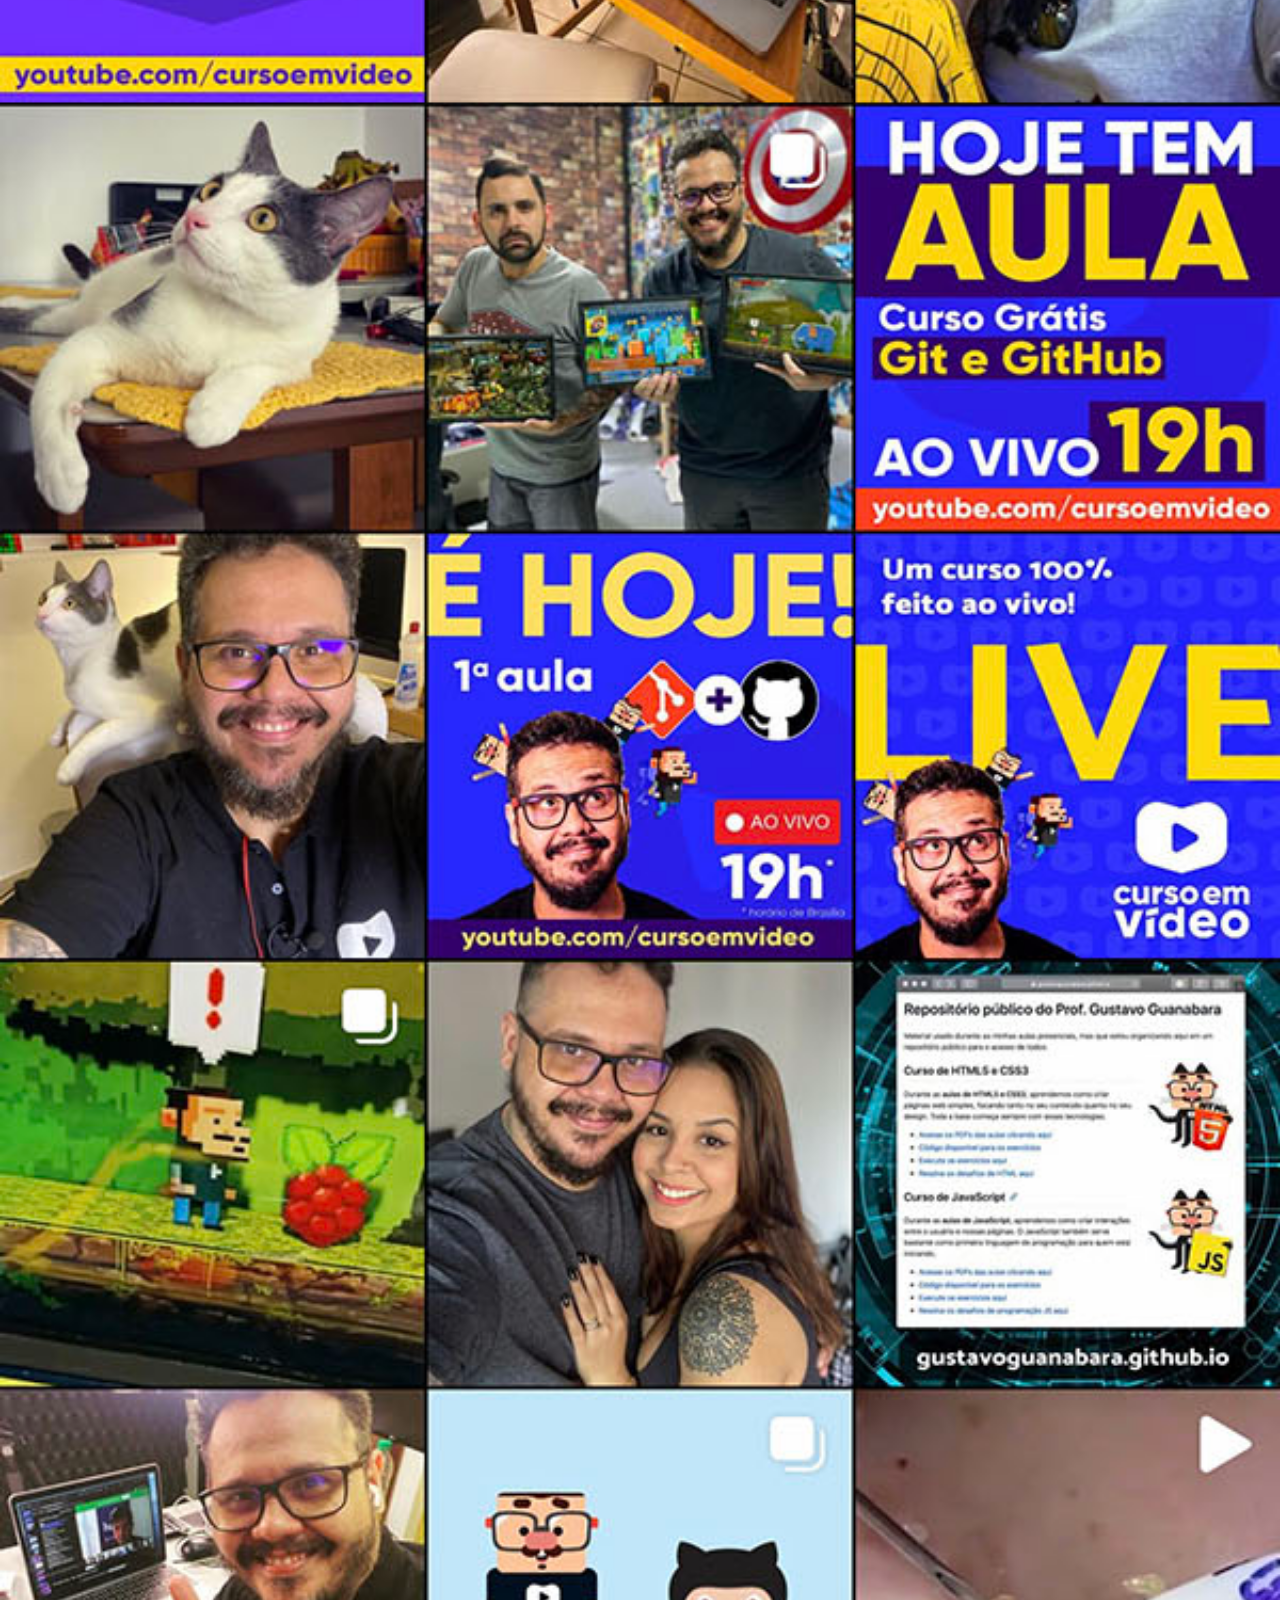
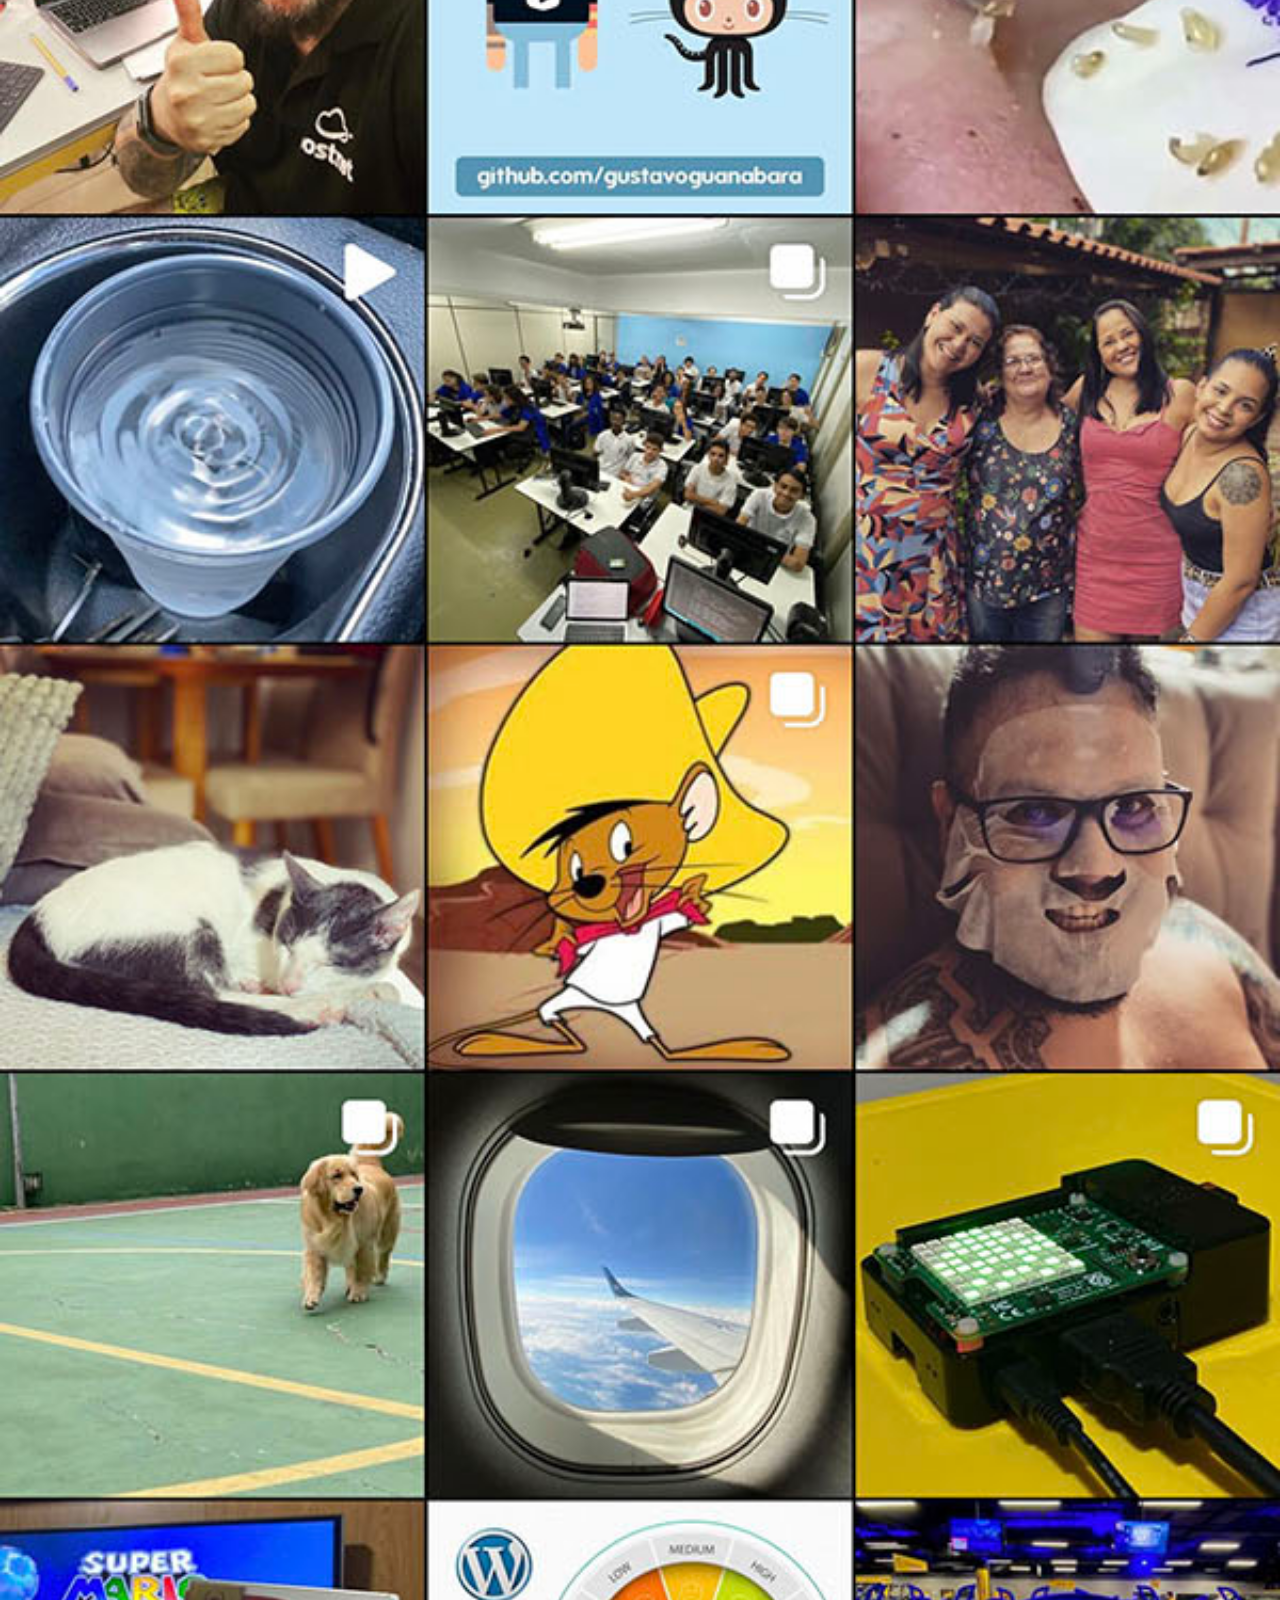
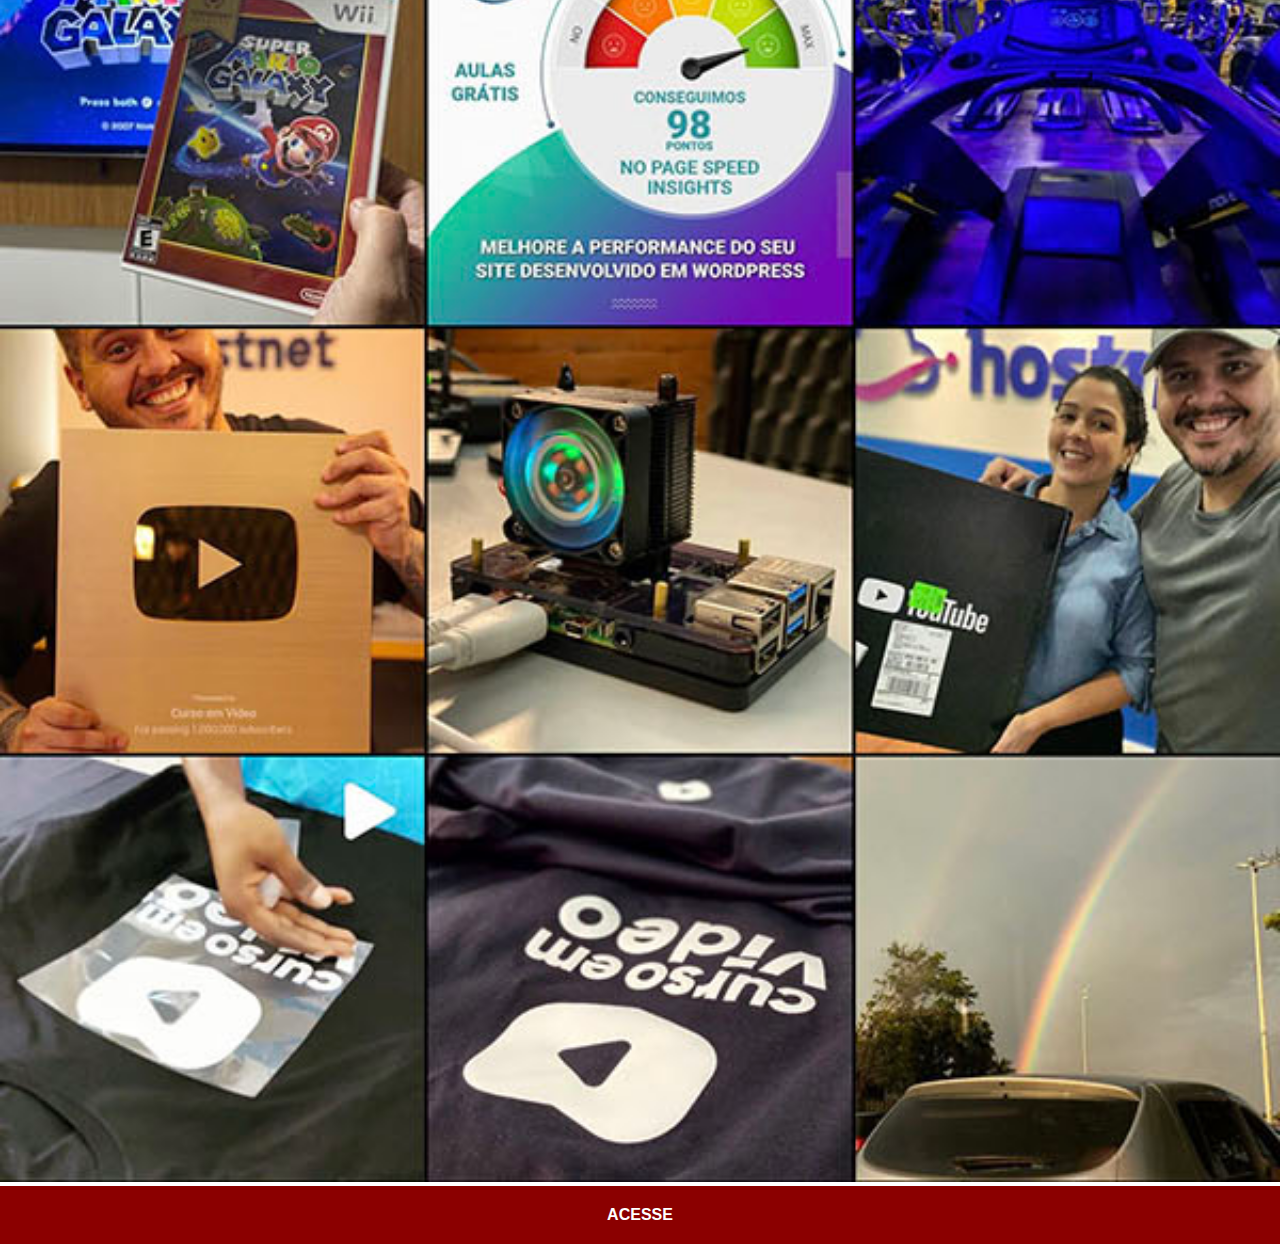
<file: Instagram.html>
<!DOCTYPE html>
<html lang="pt-br">
<head>
    <meta charset="UTF-8">
    <meta name="viewport" content="width=device-width, initial-scale=1.0">
    <title>Instagram</title>
    <link rel="stylesheet" href="estilos/social.css">
</head>
<body>
    <img src="imagens/tela-instagram.jpg" alt="Instagram">
    <a href="https://www.instagram.com">ACESSE</a>
</body>
</html>
</file>
<file: estilos/style.css>
@charset "UTF-8";

* {
    margin: 0px;
    padding: 0px;
    font-family: Arial, Helvetica, sans-serif;
}

html, body {
    height: 100vh;
    width: 100vw;
    background-color: black;
}

body {
    background: url(../imagens/fundo-madeira.jpg) no-repeat top center;
    background-size: cover;
    background-attachment: fixed;
}

main {
    position: relative;
    height: 100vh;  
}

section#telefone {
    position: absolute;
    top: 50%;
    left: 50%;        
    transform: translate(-50%, -50%);
    height: 627px;
    width: 311px;
    background:  url(../imagens/frame-iphone.png) no-repeat;
}

iframe#tela {
    position: relative;
    top: 80px;
    left: 22px;
    width: 267px;
    height: 471px;
}

section#redes-sociais {
   text-align: right;
}

section#redes-sociais img {
   width: 50px;
   margin: 10px;
   border-radius: 50%;
   box-shadow: 2px 2px 5px rgba(0, 0, 0, 0.404);
   box-sizing: border-box;
}

section#redes-sociais img:hover {
    border: 2px solid rgba(255, 255, 255, 0.637);
    transform: translate(-3px, -3px);
    box-shadow: 5px 5px 10px rgba(0, 0, 0, 0.637);
    transition: transform .3s, border .2s;
}
</file>
<file: estilos/social.css>
@charset "UTF-8";

    * {
            margin: 0px;
            padding: 0px;
            font-family: Arial, Helvetica, sans-serif;
        }

        ::-webkit-scrollbar {
            width: 0px;
            height: 0px;
        }

        img {
         width: 100vw;
        }

        a {
         display: block;
         background-color: darkred;
         color: white;
         padding: 20px;
         text-align: center;
         font-weight: bolder;
         text-decoration: none;
        }

        a:hover {
            background-color: rgb(255, 2, 2);
        }
</file>
